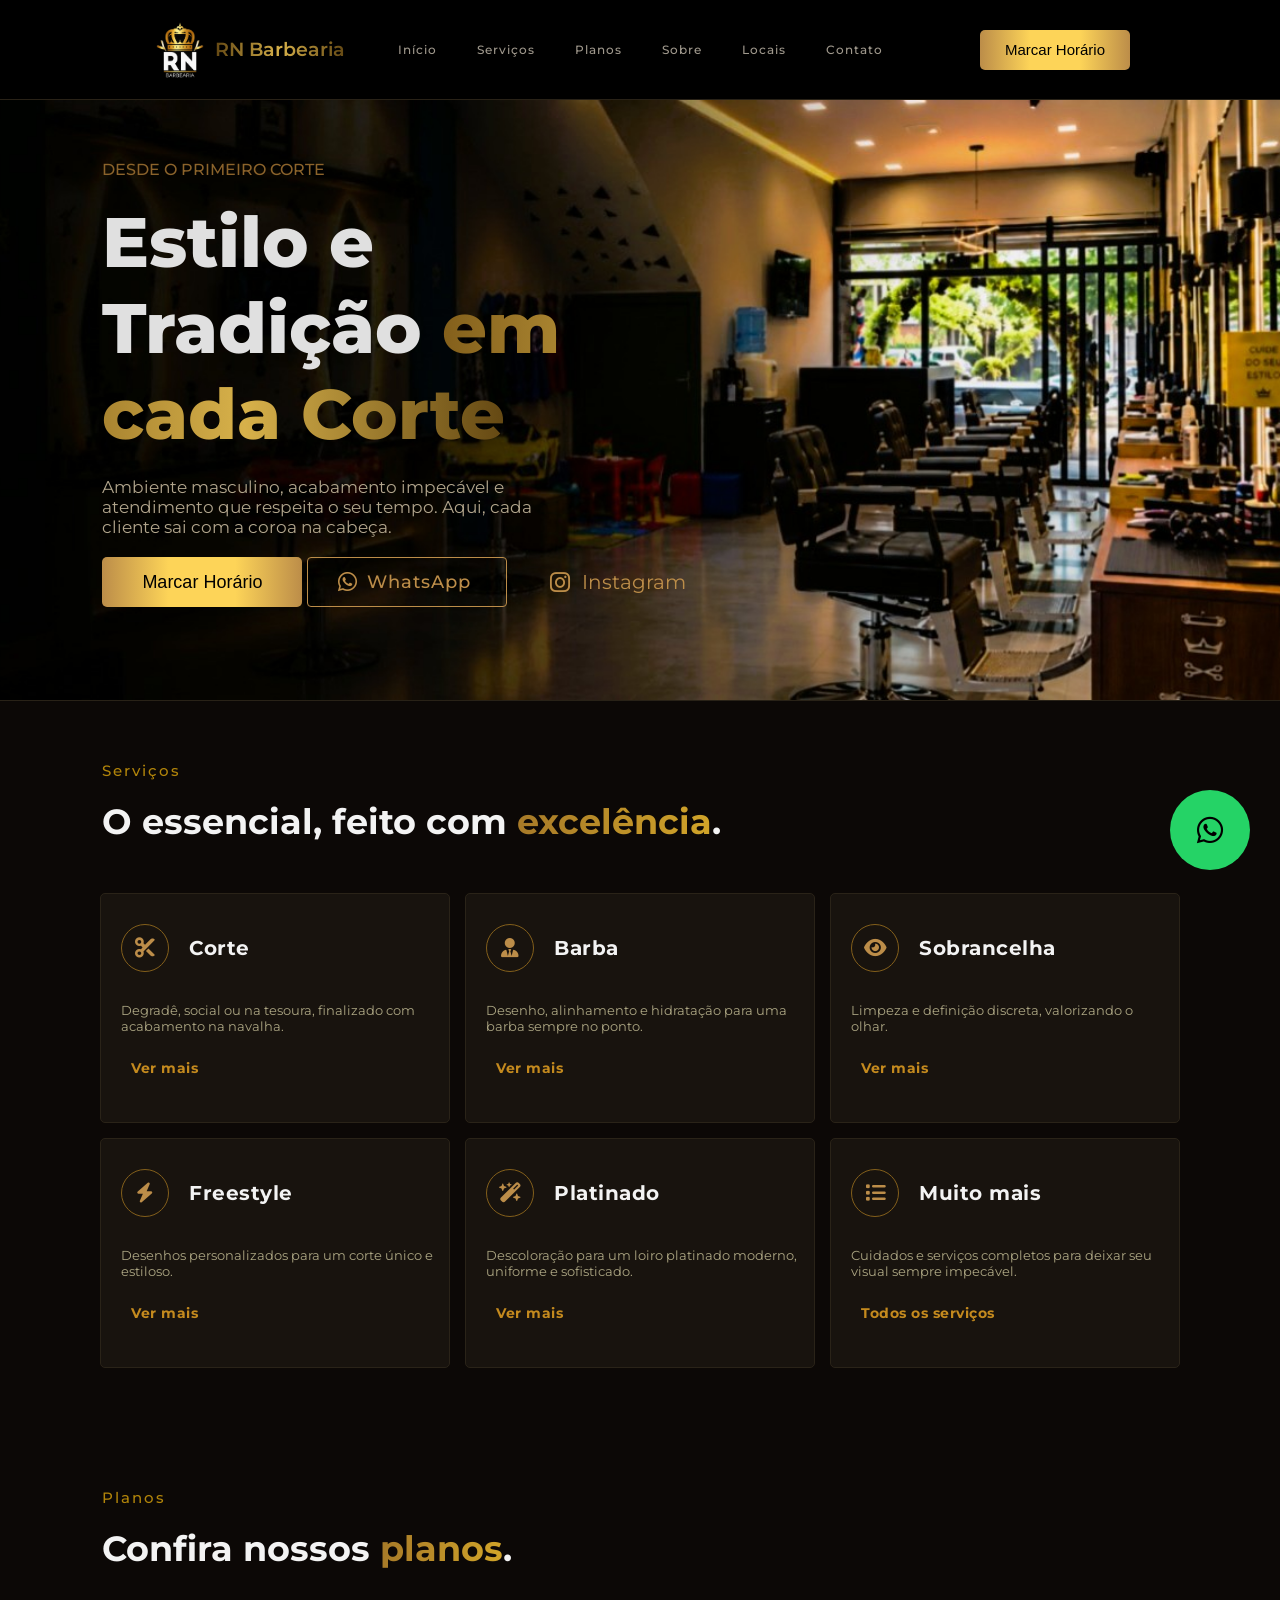
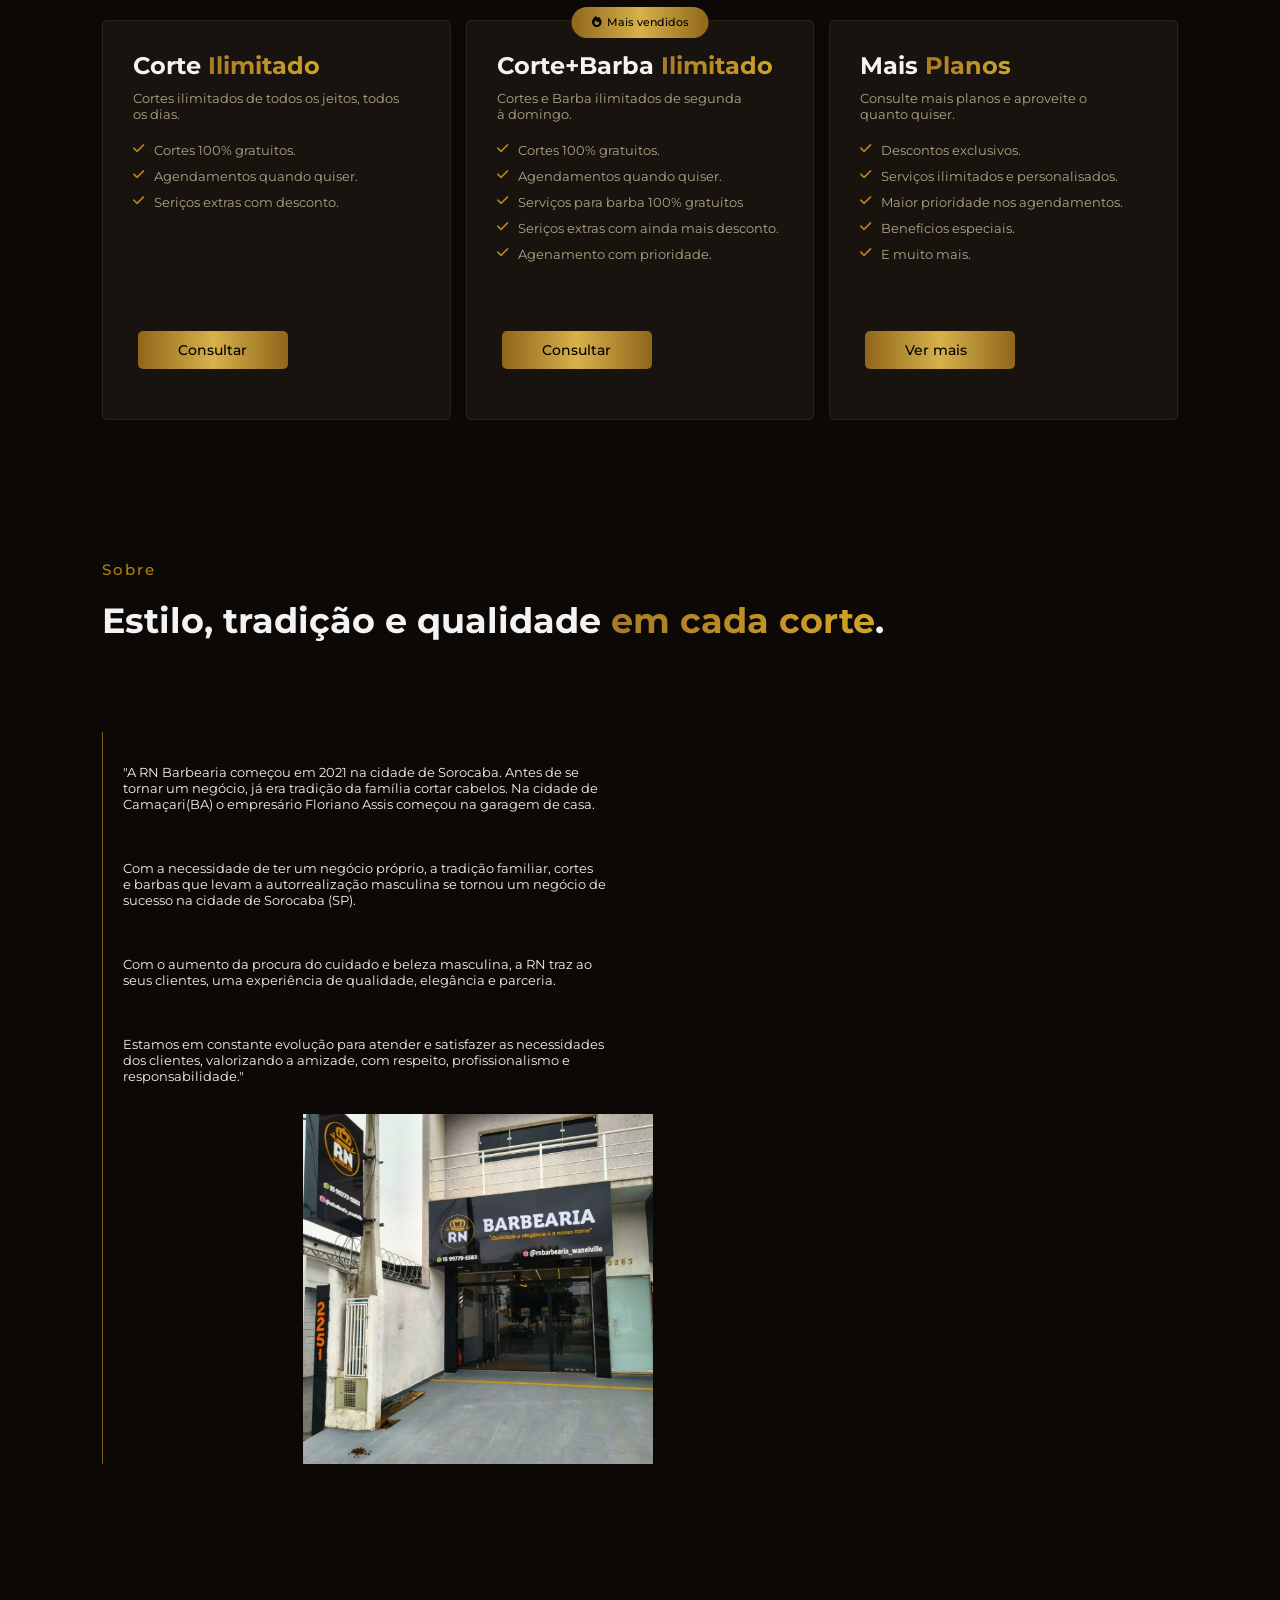
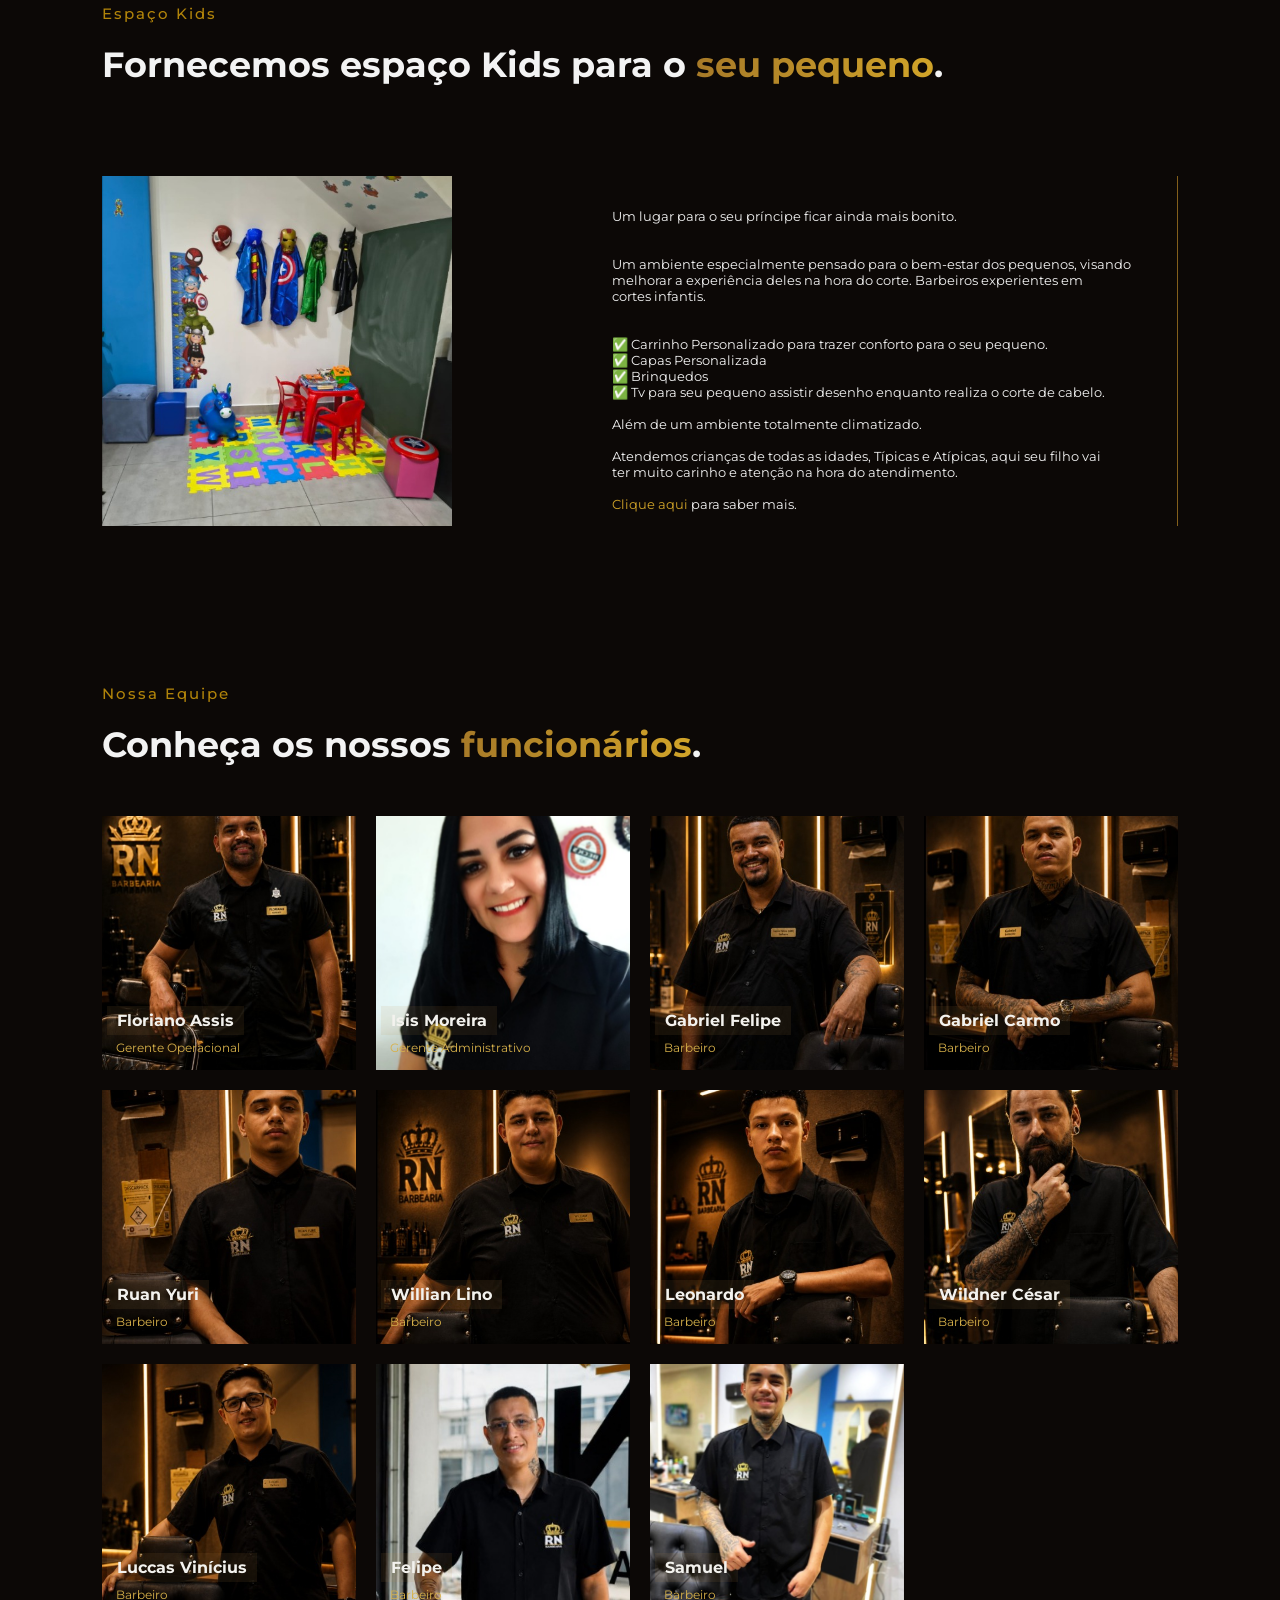
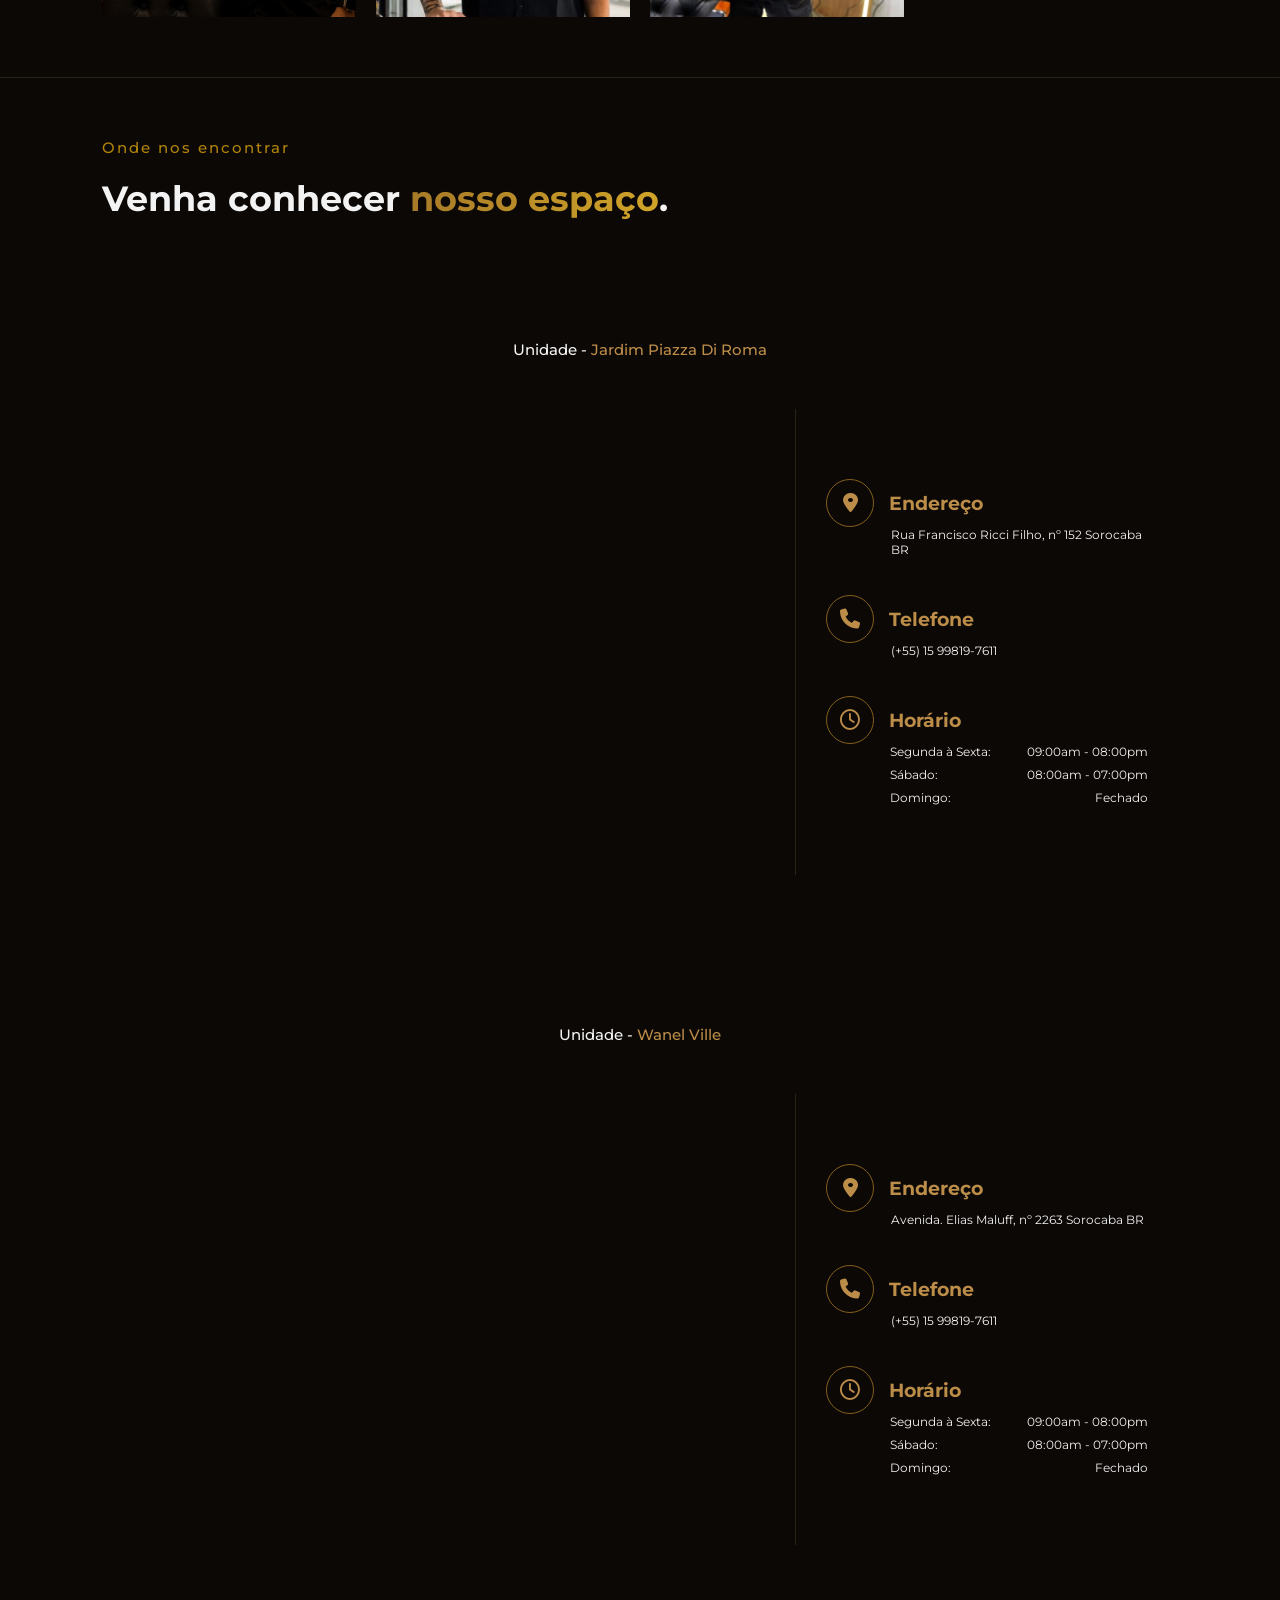
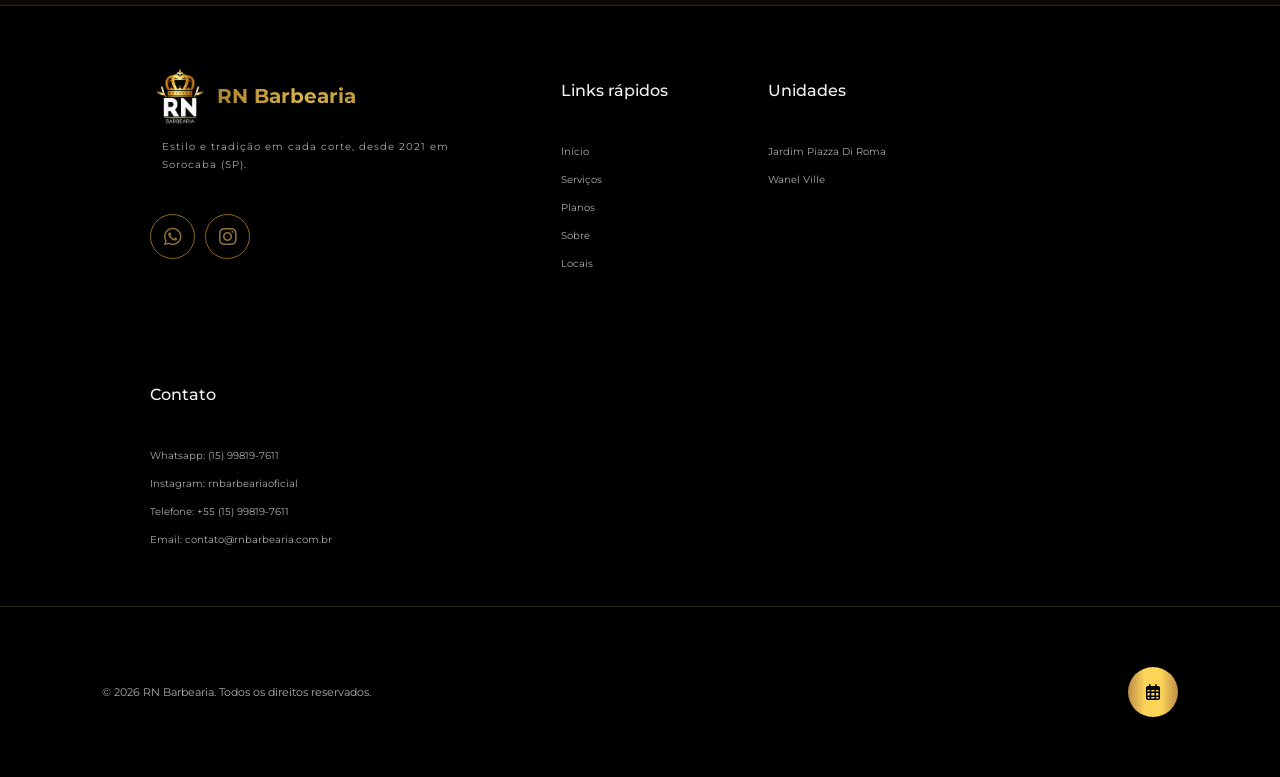
<file: index.html>
<!DOCTYPE html>
<html lang="en">
<head>
    <meta charset="UTF-8">
    <meta name="viewport" content="width=device-width, initial-scale=1.0">
    <title>RN Barbearia | Oficial</title>
    <link rel="stylesheet" href="./assets/css/main.css">
    <link rel="icon" type="image/png" href="./templates/images/logo.png">
</head>
<body>
<div>

</div>
<!-- LINLK DA fONTE MONTSERRAT-->
<link href="https://fonts.googleapis.com/css2?family=Montserrat:wght@300;400;500;600;700;800;900&display=swap" rel="stylesheet">
<link rel="stylesheet" href="https://cdnjs.cloudflare.com/ajax/libs/font-awesome/6.5.0/css/all.min.css">

<div class="fix-conteiner">
    <div class="cont-logo">
        <img class="logo" src="./templates/images/logo2.png"></img>
        <a href="./index.html" class="logo-desc">RN Barbearia</a>
    </div>

    <div class="topicos">
        <a id="inicio" href="#conteiner">Início</a>
        <a id="servicos" href="#conteiner2">Serviços</a>
        <a id="planos" href="#conteiner3">Planos</a>
        <a id="sobre" href="#conteiner4">Sobre</a>
        <a id="sobre" href="#conteiner7">Locais</a>
        <a id="contato" href="#conteiner-final">Contato</a>
    </div>

    <button>
        <span class="contact-txt">Marcar Horário</span>
    </button>

    <button id="menu-toggle" class="menu-toggle">
        <i class="fa-solid fa-bars"></i>
    </button>
</div>



<div id="menu-mobile">
    <a href="#conteiner">Inicio</a>
    <a href="#conteiner2">Serviços</a>
    <a href="#conteiner3">Planos</a>
    <a href="#conteiner4">Sobre</a>
    <a href="#conteiner7">Locais</a>
    <a href="#conteiner-final">Contato</a>
</div>



<div id="overlay"></div>
<div id="div-marc">
    <div class="x-btn">
        <h2>Marque seu horario</h2>
        <i class="fa-solid fa-x"></i>
    </div>
    <p>Preencha os dados e confirme — o agendamento segue<br> direto pelo WhatsApp.</p>
    <div class="div-input">
        <div class="input-name">
            <label>Nome</label>
            <input id="nome" placeholder="Seu nome">
        </div>
        <div class="input-tel">
            <label>Telefone</label>
            <input id="telefone" placeholder="(15) 99999-9999">
        </div>
    </div>

    <div class="div-select">
        <label>Serviço Desejado</label>
        <select id="Servico">
            <option value="" selected disabled>Selecione um serviço</option>

            <option>Somente o Bigode (R$ 25.00)</option>
            <option>Sobrancelhas (R$ 25,00)</option>
            <option>Selagem Capilar (A partir de R$100,00)</option>
            <option>Relaxamento (A partir de R$70,00)</option>
            <option>Progressiva (A partir de R$100,00)</option>
            <option>Platinado (A partir de R$200,00)</option>
            <option>Pigmentação do Cabelo (A partir de R$50,00)</option>
            <option>Pigmentação da Barba (A partir de R$50,00)</option>
            <option>Luzes (A partir de R$150,00)</option>
            <option>Limpeza de Pele (R$50,00)</option>
            <option>Lavagem e Finalização do Cabelo (R$5,00)</option>
            <option>Hidratação (A partir de R$30,00)</option>
            <option>Freestyle (A partir de R$10,00)</option>
            <option>Depilação de Nariz (R$20,00)</option>
            <option>Depilação de Orelha (R$20,00)</option>
            <option>Corte Raspado (R$45,00)</option>
            <option>Corte na Tesoura (R$65,00)</option>
            <option>Corta Mike (R$45,00)</option>
            <option>Corte Infantil Somente na Tesoura (R$65,00)</option>
            <option>Corte Infantil (R$55,00)</option>
            <option>Corte de Cabelo (R$50,00)</option>
            <option>Cor Fantasia (R$10,00)</option>
            <option>Barboterapia (R$65,00)</option>
            <option>Barba Express (R$30,00)</option>
            <option>Barba (R$50,00)</option>
            <option>Aparar pelo Sobrancelha (R$10,00)</option>
            <option>Aparar pelos do Nariz (R$10,00)</option>
            <option>Acabamento (R$25,00)</option>
        </select>
    </div>

    <div class="div-obs">
        <label>Observações (opcional)</label>
        <textarea id="obs" placeholder="Ex: gostaria de incluir lavagem capilar."></textarea>
    </div>

    <div class="div-time">
        <div class="div-data">
            <label>Data</label>
            <input id="data" type="text" inputmode="numeric" maxlength="10" placeholder="dd/mm/aaaa">
        </div>
        <div class="div-horario">
            <label>Horário</label>
            <input id="horario" type="text" inputmode="numeric" maxlength="5" placeholder="hh:mm">
        </div>
    </div>

    <a class="confirm-btn" id="confirmar">
        <span>Confirmar com Whatsapp</span>
    </a>
    </div>
</div>

<a class="wpp-fixed" href="https://wa.me/5515998197611" target="_blank">
    <i  class="fa-brands fa-whatsapp"></i>
</a>



<div id="conteiner">
    <p class="p-desde">DESDE O PRIMEIRO CORTE</p>
    <h1 class="h1-estilo">Estilo e<br>
    Tradição 
    <span class="span-desc">
    em<br>
    cada Corte
    </span>
    </h1>
    <p class="p-ambiente">Ambiente masculino, acabamento impecável e atendimento que
                          respeita o seu tempo. Aqui, cada cliente sai com a coroa na cabeça.</p>

    <div class="botoes">
        <div>
            <button class="marc-btn">
                <span class="marc-txt">Marcar Horário</span>
            </button>
        </div>

        <div class="social-div">
            <a class="wpp-btn" href="https://wa.me/5515998197611" target="_blank">
                <i class="fa-brands fa-whatsapp"></i>
                <span class="wpp-txt">WhatsApp</span>
            </a>

            <a class="insta-btn" href="https://www.instagram.com/rnbarbeariaoficial/" target="_blank">
                <i class="fa-brands fa-instagram"></i>
                <span>Instagram</span>
            </a>
        </div>
    </div>
</div>

</div>

<div id="conteiner2">
    <div class="service-div">
        <a href="./templates/service.html">Serviços</a>
        <p>O essencial, feito com <span>excelência</span>.</p>
    </div>

    <div class="div-cards">
        <div class="card1">
            <header class="card-head">
                <i class="fa-solid fa-scissors"></i>
                <h2>Corte</h2>
            </header>
            <p>Degradê, social ou na tesoura, finalizado com acabamento na navalha.</p>
            <a href="./templates/service.html#cortes">Ver mais</a>
        </div>

        <div class="card2">
            <header class="card-head">
                <i class="fa-solid fa-user-tie"></i>
                <h2>Barba</h2>
            </header>
            <p>Desenho, alinhamento e hidratação para uma<br> barba sempre no ponto.</p>
            <a href="./templates/service.html#barba">Ver mais</a>
        </div>

        <div class="card3">
            <header class="card-head">
                <i class="fa-solid fa-eye"></i>
                <h2>Sobrancelha</h2>
            </header>
            <p>Limpeza e definição discreta, valorizando o <br>olhar.</p>
            <a href="./templates/service.html#sobrancelha">Ver mais</a>
        </div>

        <div class="card4">
            <header class="card-head">
                <i class="fa-solid fa-bolt"></i>
                <h2>Freestyle</h2>
            </header>
            <p>Desenhos personalizados para um corte único e estiloso.</p>
            <a href="./templates/service.html#freestyle">Ver mais</a>
        </div>

        <div class="card5">
            <header class="card-head">
                <i class="fa-solid fa-wand-magic-sparkles"></i>
                <h2>Platinado</h2>
            </header>
            <p>Descoloração para um loiro platinado moderno, uniforme e sofisticado.</p>
            <a href="./templates/service.html#platinado">Ver mais</a>
        </div>

        <div class="card6">
            <header class="card-head">
                <i class="fa-solid fa-list"></i>
                <h2>Muito mais</h2>
            </header>
            <p>Cuidados e serviços completos para deixar seu visual sempre impecável.</p>
            <a href="https://cashbarber.com.br/rnbarbearia/inicio">Todos os serviços</a>
        </div>
    </div>
</div>

<div id="conteiner3">
    <div class="desc-planos">
        <a href="https://cashbarber.com.br/rnbarbearia/inicio/plano">Planos</a>
        <p>Confira nossos <span>planos</span>.</p>
    </div>

    <div class="card-planos">
        <div>
            <h2>Corte <span>Ilimitado</span></h2>
            <p>Cortes ilimitados de todos os jeitos, todos<br> os dias.</p>
            <ul>
                <li><i class="fa-solid fa-check"></i>Cortes 100% gratuitos.</li>
                <li><i class="fa-solid fa-check"></i>Agendamentos quando quiser.</li>
                <li><i class="fa-solid fa-check"></i>Seriços extras com desconto.</li>
            </ul>

            <a href="https://cashbarber.com.br/rnbarbearia/inicio/plano/29119/detalhes" class="planos-btn1">Consultar</a>
        </div>
        <div>

            <div class="destaque">
                <header>
                    <p><i class="fa-solid fa-fire"></i>Mais vendidos</p>
                </header>
            </div>

            <h2>Corte+Barba <span>Ilimitado</span></h2>
            <p>Cortes e Barba ilimitados de segunda<br> à domingo.</p>
            <ul>
                <li><i class="fa-solid fa-check"></i>Cortes 100% gratuitos.</li>
                <li><i class="fa-solid fa-check"></i>Agendamentos quando quiser.</li>
                <li><i class="fa-solid fa-check"></i>Serviços para barba 100% gratuitos</li>
                <li><i class="fa-solid fa-check"></i>Seriços extras com ainda mais desconto.</li>
                <li><i class="fa-solid fa-check"></i>Agenamento com prioridade.</li>
            </ul>

            <a href="https://cashbarber.com.br/rnbarbearia/inicio/plano/29123/detalhes" class="planos-btn">Consultar</a>
        </div>
        <div>
            <h2>Mais <span>Planos</span></h2>
            <p>Consulte mais planos e aproveite o <br>quanto quiser.</p>
            <ul>
                <li><i class="fa-solid fa-check"></i>Descontos exclusivos.</li>
                <li><i class="fa-solid fa-check"></i>Serviços ilimitados e personalisados.</li>
                <li><i class="fa-solid fa-check"></i>Maior prioridade nos agendamentos.</li>
                <li><i class="fa-solid fa-check"></i>Benefícios especiais.</li>
                <li><i class="fa-solid fa-check"></i>E muito mais.</li>
            </ul>

            <a href="https://cashbarber.com.br/rnbarbearia/inicio/plano" class="planos-btn">Ver mais</a>
        </div>
    </div>
</div>

<div id="conteiner4">
    <div class="init-sobre">
        <h1>Sobre</h1>
        <p>Estilo, tradição e qualidade <span>em cada corte</span>.</p>
    </div>
    
    <div class="desc-img">
        <p> 
            <br>
            <br>
            "A RN Barbearia começou em 2021 na cidade de Sorocaba. Antes de se <br>tornar 
            um negócio, já era tradição da família cortar cabelos. Na cidade de <br>
            Camaçari(BA) o empresário Floriano Assis começou na garagem de casa.
            <br>
            <br>
            <br>
            <br>
            Com a necessidade de ter um negócio próprio, a tradição familiar, cortes <br>
            e barbas que levam a autorrealização masculina se tornou um negócio de <br>
            sucesso na cidade de Sorocaba (SP).
            <br>
            <br>
            <br>
            <br>
            Com o aumento da procura do cuidado e beleza masculina, a RN traz ao <br>
            seus clientes, uma experiência de qualidade, elegância e parceria.
            <br>
            <br>
            <br>
            <br>
            Estamos em constante evolução para atender e satisfazer as necessidades <br>
            dos clientes, valorizando a amizade, com respeito, profissionalismo e <br>
            responsabilidade."
        </p>   
        <div class="img-sobre"></div>
    </div>
</div>


<div id="conteiner5">
    <div class="desc-kids">
        <h1>Espaço Kids</h1>
        <p>Fornecemos espaço Kids para o <span>seu pequeno</span>.</p>
    </div>

    <div class="desc-img-kids">
        <div class="div-kids"></div>
        <p>
            <br>
            <br>
            Um lugar para o seu príncipe ficar ainda mais bonito.
            <br>
            <br>
            <br>
            Um ambiente especialmente pensado para o bem-estar dos pequenos, visando <br>
            melhorar a experiência deles na hora do corte. Barbeiros experientes em <br>
            cortes infantis.
            <br>
            <br>
            <br>
            ✅ Carrinho Personalizado para trazer conforto para o seu pequeno.
            <br>
            ✅ Capas Personalizada
            <br>
            ✅ Brinquedos
            <br>
            ✅ Tv para seu pequeno assistir desenho enquanto realiza o corte de cabelo.
            <br>
            <br>
            Além de um ambiente totalmente climatizado.
            <br>
            <br>
            Atendemos crianças de todas as idades, Típicas e Atípicas, aqui seu filho vai <br>
            ter muito carinho e atenção na hora do atendimento.
            <br>
            <br>
            <a href="https://www.youtube.com/watch?v=v9XIw-GWVXA">Clique aqui</a> para saber mais.
        </p>
    </div>
</div>

<div id="conteiner6">
    <div class="pessoas-desc">
        <h1>Nossa Equipe</h1>
        <p>Conheça os nossos <span>funcionários</span>.</p>
    </div>

    <div class="fotos-funcionarios">
        <div class="card1">
            <h2>Floriano Assis</h2>
            <p>Gerente Operacional</p>
        </div>
        <div class="card2">
            <h2>Isis Moreira</h2>
            <p>Gerente Administrativo</p>
        </div>
        <div class="card3">
            <h2>Gabriel Felipe</h2>
            <p>Barbeiro</p>
        </div>
        <div class="card4">
            <h2>Gabriel Carmo</h2>
            <p>Barbeiro</p>
        </div>
        <div class="card5">
            <h2>Ruan Yuri</h2>
            <p>Barbeiro</p>
        </div>
        <div class="card6">
            <h2>Willian Lino</h2>
            <p>Barbeiro</p>
        </div>
        <div class="card7">
            <h2>Leonardo</h2>
            <p>Barbeiro</p>
        </div>
        <div class="card8">
            <h2>Wildner César</h2>
            <p>Barbeiro</p>
        </div>
        <div class="card9">
            <h2>Luccas Vinícius</h2>
            <p>Barbeiro</p>
        </div>
        <div class="card10">
            <h2>Felipe</h2>
            <p>Barbeiro</p>
        </div>
        <div class="card11">
            <h2>Samuel</h2>
            <p>Barbeiro</p>
        </div>
    </div>
</div>


<div id="conteiner7">
    <div class="conteiner7-desc">
        <h1>Onde nos encontrar</h1>
        <p>Venha conhecer <span>nosso espaço</span>.</p>
    </div>

    <div class="desc-piazza">
        <h2>Unidade - <span>Jardim Piazza Di Roma</span></h2>
    </div>

    <div class="mapa-piazza">
        <div class="iframe-wrapper">
            <iframe src="https://www.google.com/maps/embed?pb=!1m18!1m12!1m3!1d3658.6226596762776!2d-47.51782582559416!3d-23.51009717883505!2m3!1f0!2f0!3f0!3m2!1i1024!2i768!4f13.1!3m3!1m2!1s0x94c58b4ef8a6a3af%3A0x79b0f9ec4cc1ffb9!2sR.%20Francisco%20Ricci%20Filho%2C%20N%C2%B0%20152%20-%20Jardim%20Piazza%20Di%20Roma%2C%20Sorocaba%20-%20SP%2C%2018051-735!5e0!3m2!1spt-BR!2sbr!4v1790122749501!5m2!1spt-BR!2sbr" width="600" height="450" style="border-radius: 15px;" allowfullscreen="" loading="lazy" referrerpolicy="strict-origin-when-cross-origin"></iframe> 
        </div>
       <div class="desc-mapa-piazza">
            <header>
                <i class="fa-solid fa-location-dot"></i>
                <h3>Endereço</h3>
            </header>
                <p>Rua Francisco Ricci Filho, nº 152 Sorocaba BR</p>
            <br>
            <br>
            <header>
                <i class="fa-solid fa-phone"></i>
                <h3>Telefone</h3>
            </header>
                <p>(+55) 15 99819-7611</p>
            <br>
            <br>
            <header>
                <i class="fa-regular fa-clock"></i>
                <h3>Horário</h3>
            </header>
             <div class="p-horario"> 
                <ul class="p-horario">
                    <li><span>Segunda à Sexta:</span><span>09:00am - 08:00pm</span></li>
                    <li><span>Sábado:</span><span>08:00am - 07:00pm</span></li>
                    <li><span>Domingo:</span><span>Fechado</span></li>
                </ul>
            </div>
        </div>
    </div>

    <div class="desc-wanel">
        <h2>Unidade - <span>Wanel Ville</span></h2>
    </div>

    <div class="mapa-wanel">
        <div class="iframe-wrapper">
            <iframe src="https://www.google.com/maps/embed?pb=!1m18!1m12!1m3!1d3659.178031141956!2d-47.515169025595064!3d-23.490096178848848!2m3!1f0!2f0!3f0!3m2!1i1024!2i768!4f13.1!3m3!1m2!1s0x94c5f4b97ece60e1%3A0xf1133f4fbfb702f7!2sAv.%20Elias%20Maluf%2C%202263%20-%20Wanel%20Ville%2C%20Sorocaba%20-%20SP%2C%2018055-215!5e0!3m2!1spt-BR!2sbr!4v1790128398960!5m2!1spt-BR!2sbr" allowfullscreen="" loading="lazy" referrerpolicy="strict-origin-when-cross-origin"></iframe> 
        </div>
       <div class="desc-mapa-wanel">
            <header>
                <i class="fa-solid fa-location-dot"></i>
                <h3>Endereço</h3>
            </header>
                <p>Avenida. Elias Maluff, nº 2263 Sorocaba BR</p>
            <br>
            <br>
            <header>
                <i class="fa-solid fa-phone"></i>
                <h3>Telefone</h3>
            </header>
                <p>(+55) 15 99819-7611</p>
            <br>
            <br>
            <header>
                <i class="fa-regular fa-clock"></i>
                <h3>Horário</h3>
            </header>
            <div class="p-horario"> 
                <ul class="p-horario">
                    <li><span>Segunda à Sexta:</span><span>09:00am - 08:00pm</span></li>
                    <li><span>Sábado:</span><span>08:00am - 07:00pm</span></li>
                    <li><span>Domingo:</span><span>Fechado</span></li>
                </ul>
            </div>
        </div>
    </div>
</div>

<div id="conteiner-final">
    <div>
        <div class="rn-final">
            <img class="logo" src="./templates/images/logo2.png"></img>
            <h2>RN Barbearia</h2>
        </div>
        <p>Estilo e tradição em cada corte, desde 2021 em<br>
            Sorocaba (SP).</p>
        <div class="social-final">
            <a class="wpp-final" href="https://wa.me/5515998197611" target="_blank">
                <i  class="fa-brands fa-whatsapp"></i>
            </a>

            <a class="insta-final" href="https://www.instagram.com/rnbarbeariaoficial/" target="_blank">
                <i class="fa-brands fa-instagram"></i>
            </a>
        </div>
    </div>


    <div class="links-final">
        <div>
            <ul>
                <span>Links rápidos</span>

                <li><a id="inicio-final" href="#conteiner">Início</a></li>
                <li><a id="servicos-final" href="#conteiner2">Serviços</a></li>
                <li><a id="planos-final" href="#conteiner3">Planos</a></li>
                <li><a id="sobre-final" href="#conteiner4">Sobre</a></li>
                <li><a id="locais-final" href="#conteiner7">Locais</a></li>
            </ul>
        </div>
    </div>

    <div class="unidades-final">
        <div>
            <ul>
                <span>Unidades</span>

                <li>Jardim Piazza Di Roma</li>
                <li>Wanel Ville</li>
            </ul>
        </div>
    </div>

    <div class="contato-final">
        <div>
            <ul>
                <span>Contato</span>
                <li>Whatsapp:  (15) 99819-7611</li>
                <li>Instagram: rnbarbeariaoficial</li>
                <li>Telefone: +55 (15) 99819-7611</li>
                <li>Email: contato@rnbarbearia.com.br</li>
            </ul>
        </div>
    </div>
</div>

<div id="conteiner-max">
    <p>© 2026 RN Barbearia. Todos os direitos reservados.</p>
    <a class="final-btn marc-btn" id="abrir-marc" href="#"><i class="fa-regular fa-calendar-days"></i></a>
</div>

<script src="./assets/js/app.js"></script>
</body>
</html>
</file>
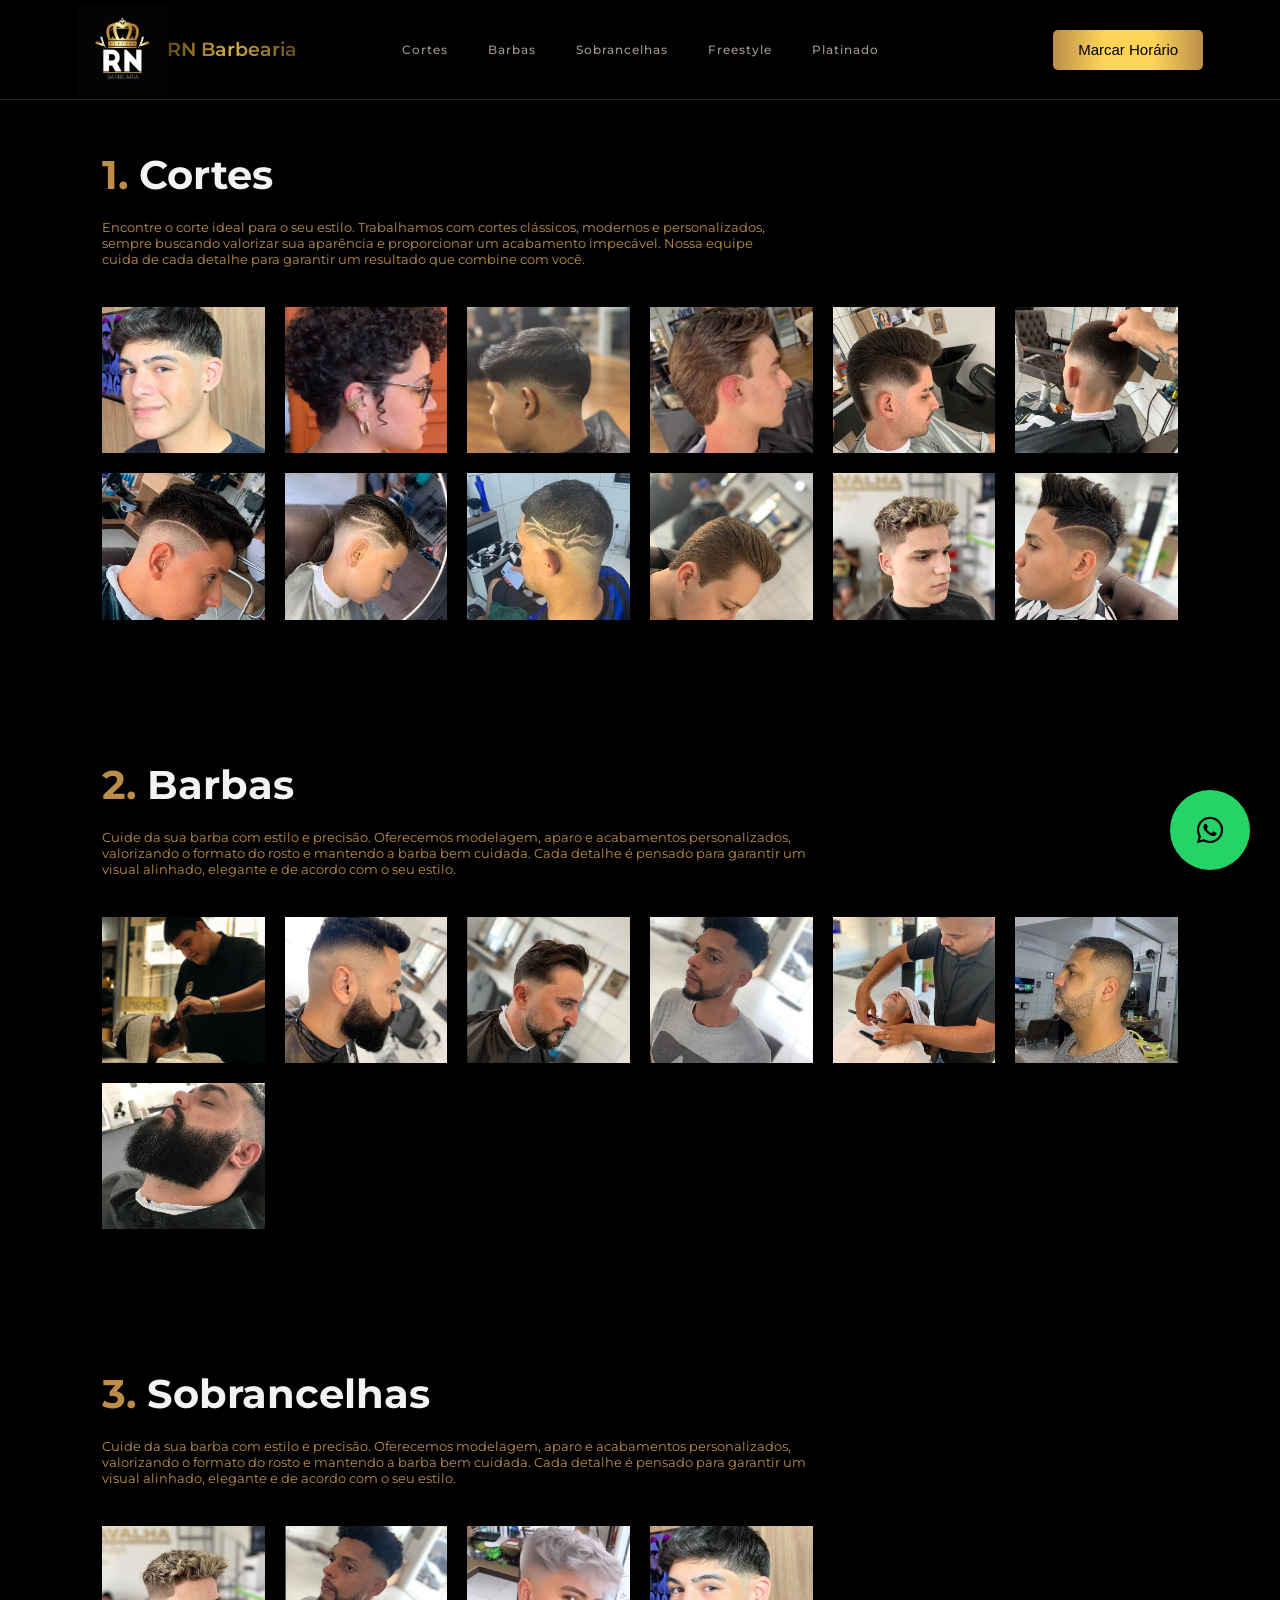
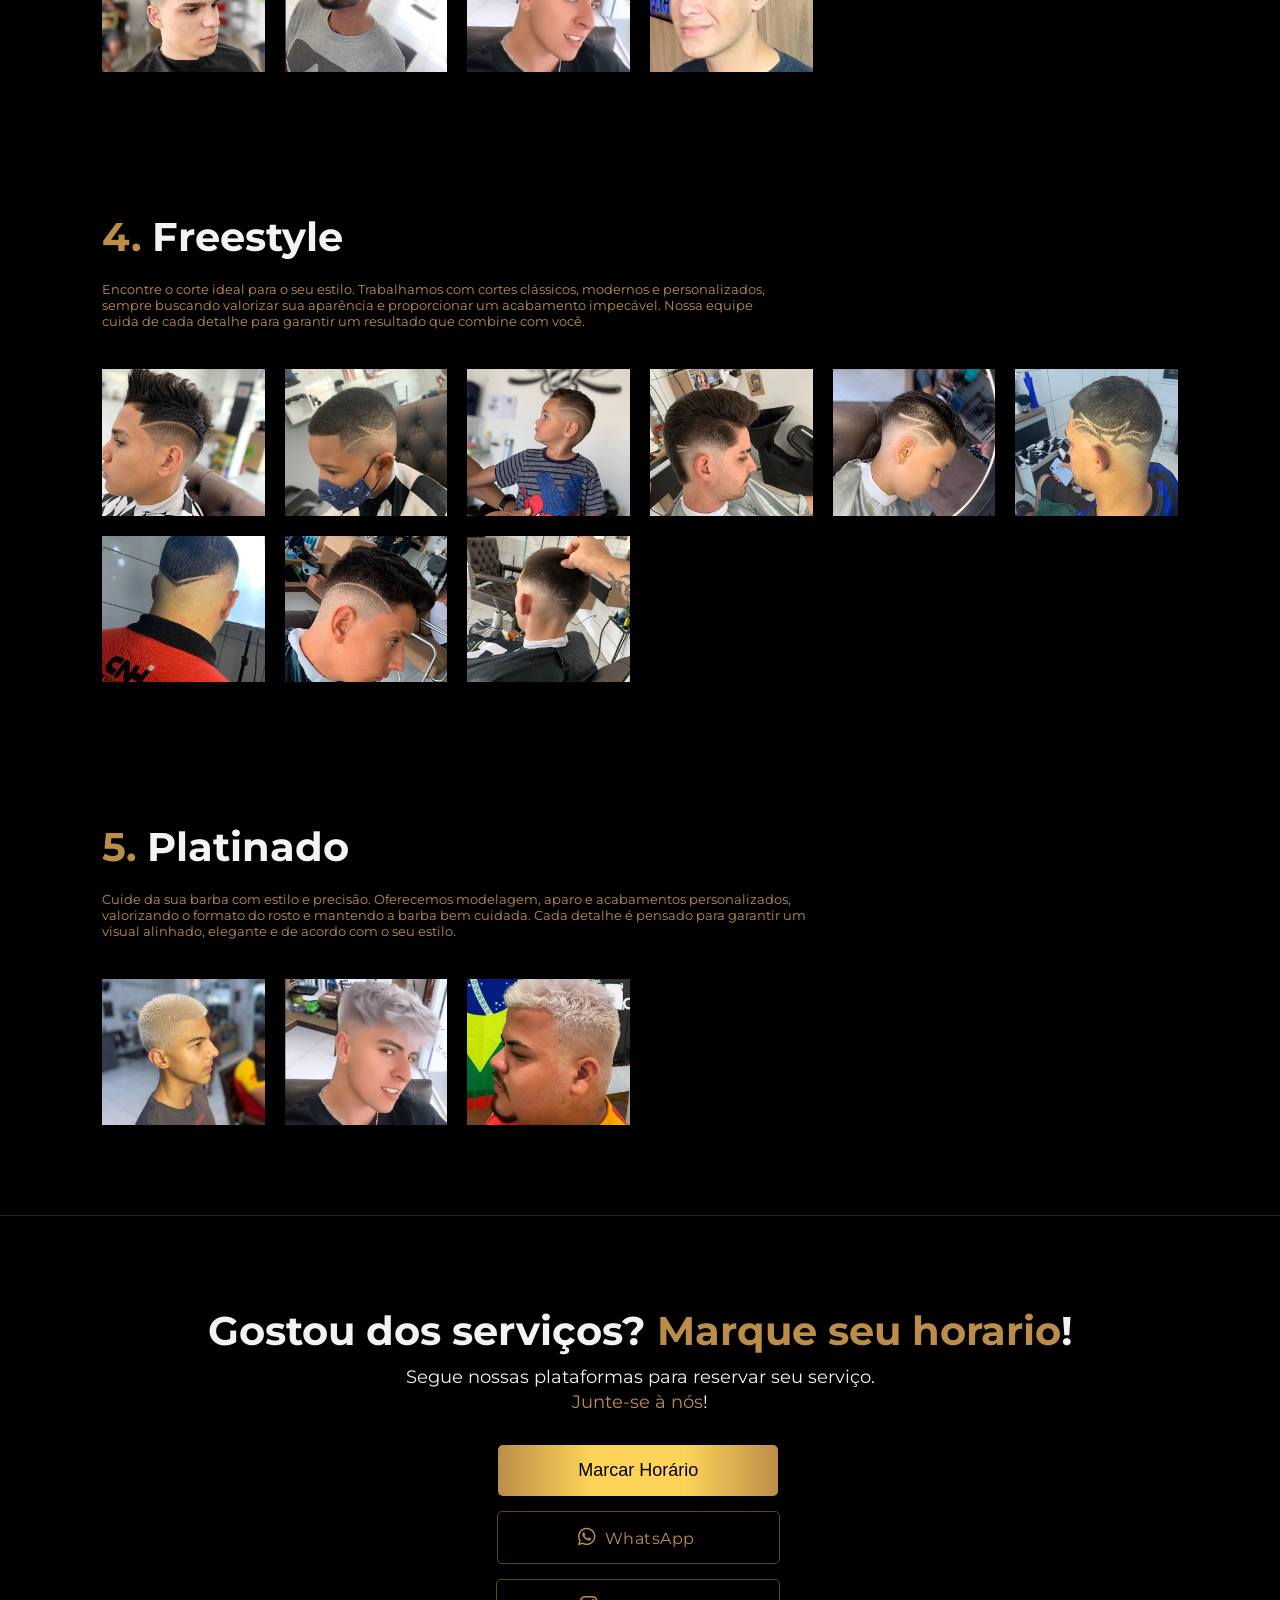
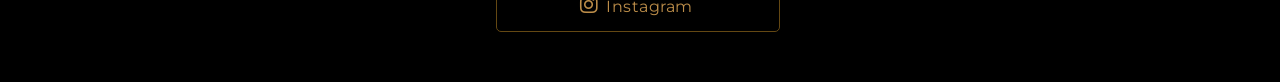
<file: templates/service.html>
<!DOCTYPE html>
<html lang="en">
<head>
    <meta charset="UTF-8">
    <meta name="viewport" content="width=device-width, initial-scale=1.0">
    <title>RN | Serviços</title>
    <link rel="stylesheet" href="/assets/css/service.css">
    <link rel="icon" href="/templates/images/logo.png">
</head>
<body>
<div>

</div>
<!-- LINLK DA fONTE MONTSERRAT-->
<link href="https://fonts.googleapis.com/css2?family=Montserrat:wght@300;400;500;600;700;800;900&display=swap" rel="stylesheet">
<link rel="stylesheet" href="https://cdnjs.cloudflare.com/ajax/libs/font-awesome/6.5.0/css/all.min.css">

<div class="fix-conteiner">

    <div class="cont-logo">
        <img class="logo" src="/templates/images/logo.png"></img>
        <a class="logo-desc" href="/index.html#conteiner2">RN Barbearia</a>
    </div>

    <div class="topicos">
        <a id="inicio" href="#cortes">Cortes</a>
        <a id="servicos" href="#barba">Barbas</a>
        <a id="locais" href="#sobrancelha">Sobrancelhas</a>
        <a id="sobre" href="#freestyle">Freestyle</a>
        <a id="contato" href="#platinado">Platinado</a>
    </div>

    <button>
        <span class="contact-txt">Marcar Horário</span>
    </button>

    <button id="menu-toggle" class="menu-toggle">
        <i class="fa-solid fa-bars"></i>
    </button>


    <div id="menu-mobile">
        <a href="#cortes">Cortes</a>
        <a href="#barba">Barba</a>
        <a href="#sobrancelha">Sobrancelhas</a>
        <a href="#freestyle">Freestyle</a>
        <a href="#platinado">Platinado</a>
    </div>
</div>

<div id="overlay"></div>
<div id="div-marc">
    <div class="x-btn">
        <h2>Marque seu horario</h2>
        <i class="fa-solid fa-x"></i>
    </div>
    <p>Preencha os dados e confirme — o agendamento segue<br> direto pelo WhatsApp.</p>
    <div class="div-input">
        <div class="input-name">
            <label>Nome</label>
            <input id="nome" placeholder="Seu nome">
        </div>
        <div class="input-tel">
            <label>Telefone</label>
            <input id="telefone" placeholder="(15) 99999-9999">
        </div>
    </div>

    <div class="div-select">
        <label>Serviço Desejado</label>
        <select id="Servico">
            <option value="" selected disabled>Selecione um serviço</option>

            <option>Somente o Bigode (R$ 25.00)</option>
            <option>Sobrancelhas (R$ 25,00)</option>
            <option>Selagem Capilar (A partir de R$100,00)</option>
            <option>Relaxamento (A partir de R$70,00)</option>
            <option>Progressiva (A partir de R$100,00)</option>
            <option>Platinado (A partir de R$200,00)</option>
            <option>Pigmentação do Cabelo (A partir de R$50,00)</option>
            <option>Pigmentação da Barba (A partir de R$50,00)</option>
            <option>Luzes (A partir de R$150,00)</option>
            <option>Limpeza de Pele (R$50,00)</option>
            <option>Lavagem e Finalização do Cabelo (R$5,00)</option>
            <option>Hidratação (A partir de R$30,00)</option>
            <option>Freestyle (A partir de R$10,00)</option>
            <option>Depilação de Nariz (R$20,00)</option>
            <option>Depilação de Orelha (R$20,00)</option>
            <option>Corte Raspado (R$45,00)</option>
            <option>Corte na Tesoura (R$65,00)</option>
            <option>Corta Mike (R$45,00)</option>
            <option>Corte Infantil Somente na Tesoura (R$65,00)</option>
            <option>Corte Infantil (R$55,00)</option>
            <option>Corte de Cabelo (R$50,00)</option>
            <option>Cor Fantasia (R$10,00)</option>
            <option>Barboterapia (R$65,00)</option>
            <option>Barba Express (R$30,00)</option>
            <option>Barba (R$50,00)</option>
            <option>Aparar pelo Sobrancelha (R$10,00)</option>
            <option>Aparar pelos do Nariz (R$10,00)</option>
            <option>Acabamento (R$25,00)</option>
        </select>
    </div>

    <div class="div-time">
        <div class="div-data">
            <label>Data</label>
            <input id="data" type="text" inputmode="numeric" maxlength="10" placeholder="dd/mm/aaaa">
        </div>
        <div class="div-horario">
            <label>Horário</label>
            <input id="horario" type="text" inputmode="numeric" maxlength="5" placeholder="hh:mm">
        </div>
    </div>

    <a class="confirm-btn" id="confirmar">
        <span>Confirmar com Whatsapp</span>
    </a>
</div>

<a class="wpp-fixed" href="https://wa.me/5515998197611" target="_blank">
    <i  class="fa-brands fa-whatsapp"></i>
</a>

<div id="cortes">
    <h1><span>1.</span> Cortes</h1>
    <p>Encontre o corte ideal para o seu estilo. Trabalhamos com cortes clássicos, modernos e personalizados,<br>
    sempre buscando valorizar sua aparência e proporcionar um acabamento impecável. Nossa equipe<br>
    cuida de cada detalhe para garantir um resultado que combine com você.</p>
    <div class="div-corte">
        <div class="img-cortes1"></div>
        <div class="img-cortes2"></div>
        <div class="img-cortes3"></div>
        <div class="img-cortes4"></div>
        <div class="img-cortes5"></div>
        <div class="img-cortes6"></div>
        <div class="img-cortes7"></div>
        <div class="img-cortes8"></div>
        <div class="img-cortes9"></div>
        <div class="img-cortes10"></div>
        <div class="img-cortes11"></div>
        <div class="img-cortes12"></div>
    </div>
</div>

<div id="barba">
    <h1><span>2.</span> Barbas</h1>
    <p>Cuide da sua barba com estilo e precisão. Oferecemos modelagem, aparo e acabamentos personalizados,<br>
    valorizando o formato do rosto e mantendo a barba bem cuidada. Cada detalhe é pensado para garantir um<br>
    visual alinhado, elegante e de acordo com o seu estilo.</p>
    <div class="div-barba">
        <div class="img-barba1"></div>
        <div class="img-barba2"></div>
        <div class="img-barba3"></div>
        <div class="img-barba4"></div>
        <div class="img-barba5"></div>
        <div class="img-barba6"></div>
        <div class="img-barba7"></div>
    </div>
</div>

<div id="sobrancelha">
    <h1><span>3.</span> Sobrancelhas</h1>
    <p>Cuide da sua barba com estilo e precisão. Oferecemos modelagem, aparo e acabamentos personalizados,<br>
    valorizando o formato do rosto e mantendo a barba bem cuidada. Cada detalhe é pensado para garantir um<br>
    visual alinhado, elegante e de acordo com o seu estilo.</p>
    <div class="div-sobrancelha">
        <div class="img-sobrancelha1"></div>
        <div class="img-sobrancelha2"></div>
        <div class="img-sobrancelha3"></div>
        <div class="img-sobrancelha4"></div>
    </div>
</div>

<div id="freestyle">
    <h1><span>4.</span> Freestyle</h1>
    <p>Encontre o corte ideal para o seu estilo. Trabalhamos com cortes clássicos, modernos e personalizados,<br>
    sempre buscando valorizar sua aparência e proporcionar um acabamento impecável. Nossa equipe<br>
    cuida de cada detalhe para garantir um resultado que combine com você.</p>
    <div class="div-freestyle">
        <div class="img-freestyle1"></div>
        <div class="img-freestyle2"></div>
        <div class="img-freestyle3"></div>
        <div class="img-freestyle4"></div>
        <div class="img-freestyle5"></div>
        <div class="img-freestyle6"></div>
        <div class="img-freestyle7"></div>
        <div class="img-freestyle8"></div>
        <div class="img-freestyle9"></div>
        <div class="img-freestyle10"></div>
        <div class="img-freestyle11"></div>
        <div class="img-freestyle12"></div>
    </div>
</div>


<div id="platinado">
    <h1><span>5.</span> Platinado</h1>
    <p>Cuide da sua barba com estilo e precisão. Oferecemos modelagem, aparo e acabamentos personalizados,<br>
    valorizando o formato do rosto e mantendo a barba bem cuidada. Cada detalhe é pensado para garantir um<br>
    visual alinhado, elegante e de acordo com o seu estilo.</p>
    <div class="div-platinado">
        <div class="img-platinado1"></div>
        <div class="img-platinado2"></div>
        <div class="img-platinado3"></div>
    </div>
</div>

<div id="mais">
    <div>
        <h1>Gostou dos serviços? <span class="marc">Marque seu horario</span>!</h1>
        <p>Segue nossas plataformas para reservar seu serviço.<br>
        <span class="junte">Junte-se à nós</span>!</p>
    </div>

    <div class="botoes">
        <div>
            <button class="marc-btn">
                <span class="marc-txt">Marcar Horário</span>
            </button>
        </div>

        <div class="social-div">
            <a class="wpp-btn" href="https://wa.me/5515998197611" target="_blank">
                <i class="fa-brands fa-whatsapp"></i>
                <span class="wpp-txt">WhatsApp</span>
            </a>

            <a class="insta-btn" href="https://www.instagram.com/rnbarbeariaoficial/" target="_blank">
                <i class="fa-brands fa-instagram"></i>
                <span class="insta-txt">Instagram</span>
            </a>
        </div>
    </div>
</div>



<script src="/assets/js/service.js"></script>
</body>
</html>
</file>
<file: assets/css/main.css>
* {
    margin: 0;
    padding: 0;
    box-sizing: border-box;
}

body {
    width: 100%;
    background: #000;
    font-family: 'Montserrat', sans-serif;
    overflow-x: hidden;
}

html {
  scroll-behavior: smooth;
}

.fix-conteiner {
    position: sticky;
    top: 0;
    display: flex;
    align-items: center;
    justify-content: space-between;
    padding: 0 150px;
    background: rgba(0, 0, 0, .90);
    backdrop-filter: blur(3px);
    -webkit-backdrop-filter: blur(10px);
    border-bottom: 0.5px solid #292217;
    width: 100%;
    height: 100px;
    z-index: 9999;
}

.cont-logo {
    display:flex;
    align-items: center;
    gap: 5px
}

.logo {
    width: 60px;
    height: 60px;
}

.logo-desc {
    font-size: 19px;
    font-weight: 600;
    background: linear-gradient(to right, #644813, #D7B14A, #644813);
    -webkit-background-clip: text;
    background-clip: text;
    -webkit-text-fill-color: transparent;
    color: transparent; 
    text-decoration: none;
}

.topicos {
    display: flex;
    position: absolute;
    left: 50%;
    transform: translate(-50%);
    color: #A0998D;
    gap: 40px;
    cursor: pointer;
    font-weight: 500;
    font-size: 12px;
}

.topicos a {
    text-decoration: none;
    color: inherit;
    letter-spacing: 1px;
    transition: 0.2s
}

#inicio:hover,
#servicos:hover,
#planos:hover,
#sobre:hover,
#contato:hover {
    transform: translateY(-3px);
    color: #BC8D49;

}



.fix-conteiner button {
    width: 150px;
    height: 40px;
    background: linear-gradient(to right,#BC8D49, #FDD458, #FDD458, #BC8D49);
    border: none;
    border-radius: 5px;
    cursor: pointer;
}

.fix-conteiner button:hover {
    background: linear-gradient(to right,#e29f40, #ffda69, #ffda69, #e29f40);
}

.contact-txt {
    font-size: 15px;
    font-weight: 500;
}

#overlay {
    position: fixed;
    inset: 0;
    
    background: rgba(0, 0, 0, 0.55);
    backdrop-filter: blur(3px);
    -webkit-backdrop-filter: blur(3px);

    opacity: 0;
    visibility: hidden;

    z-index: 9;

    transition:
        opacity 0.3s ease,
        visibility 0.3s ease;
}

#overlay.aberto {
    opacity: 1;
    visibility: visible;
}

#div-marc {
    opacity: 0;
    visibility: hidden;
    transform: scale(0.85);
    width: 400px;
    max-width: calc(100vw - 40px);
    height: 510px;
    max-height: 90vh;
    overflow-y: auto;
    position: fixed;
    top: 58%;
    left: 50%;
    margin: 0;
    transform: translate(-50%, -50%) scale(0.85);
    background: #18130E;
    border: 1px solid #292217;
    border-radius: 5px;
    z-index: 10;
    transition: opacity 0.25s ease,
                transform 0.2s ease,
                visibility 0.2s;
}

#div-marc.aberto {
    opacity: 1;
    visibility: visible;
    transform: translate(-50%, -50%) scale(1);
}

#div-marc h2 {
    margin-top: 20px;
    margin-left: 20px;
    background: linear-gradient(to right, #8f661a, #D7B14A, #8f661a);
    -webkit-background-clip: text;
    background-clip: text;
    -webkit-text-fill-color: transparent;
    color: transparent;
    font-weight: 700;
    font-size: 20px;
}

#div-marc p {
    margin-top: 10px;
    margin-left: 20px;
    color: #c7c4c4;
    font-size: 12px;
}

.x-btn {
    display: flex;
    gap: 130px
}

.x-btn i {
    display: flex;
    justify-content: center;
    align-items: center;
    margin-top: 17px;
    color: rgb(187, 180, 180);
    font-size: 13px;
    cursor: pointer;
    width: 27px;
    height: 27px;
}

.x-btn i:hover {   
    border: 1px solid #644813
}

.div-input {
    margin-top: 20px;
    margin-left: 20px;
    flex-direction: column;
    display: flex;
    gap: 10px
}

.input-name,
.input-tel {
    display: flex;
    flex-direction: column;
    width: 360px;
    gap: 5px;
}

.input-name input,
.input-tel input {
    padding: 10px 10px;
    background: transparent;
    border: 1px solid #42351c;
    border-radius: 5px;
    color: #f3f3f3
}

.input-name input:focus,
.input-tel input:focus {
    border: 1px solid #db9512;
    outline: none
}

.input-name label,
.input-tel label {
    color: #f3f3f3;
    font-size: 12px;
}

.div-obs {
    font-family: 'Montserrat', sans-serif;
    display: flex;
    flex-direction: column;
    margin-top: 10px;
    margin-left: 20px;
    gap: 10px
}

.div-obs label {
    color: #f3f3f3;
    font-size: 12px;
}

.div-obs textarea {
    padding: 5px 10px;
    width: 360px;
    background: transparent;
    border: 1px solid #42351c;
    border-radius: 5px;
    color: #f3f3f3;
    resize: none;
}

.div-obs textarea::placeholder {
    font-family: "Montserrat", sans-serif;
    font-size: 13px;
}

.div-obs textarea:focus {
    border: 1px solid #db9512;
    outline: none
}


.campo-erro {
    border: 1px solid #c0392b !important;
}

.div-select {
    display: flex;
    flex-direction: column;
    margin-top: 10px;
    margin-left:20px;
    gap: 5px
}

.div-select label {
    color: #f3f3f3;
    font-size: 12px;

}

.div-select select {
    padding: 10px;
    width: 360px;
    background: transparent;
    border: 1px solid #42351c;
    border-radius: 5px;
    outline: none;
    color: #f3f3f3;
    font-size: 13px;
    scrollbar-width: thin;
    scrollbar-color: #42351c;
}


.div-select select:focus {
    border: 1px solid #db9512;
    outline: none
}

.div-select option {
    background: #18130E;
}

.div-time {
    display: flex;
    margin-top: 10px;
    margin-left: 20px;
    width: 360px;
    gap: 10px
}

.div-data,
.div-horario {
    display: flex;
    flex-direction: column;
    gap: 5px
}

.div-data label,
.div-horario label {
    color: #f3f3f3;
    font-size: 12px;
}

.div-data input,
.div-horario input {
    padding: 10px 10px;
    background: transparent;
    border: 1px solid #42351c;
    color: #f3f3f3;
    border-radius: 5px;
    width: 175px;
}

.div-data input:focus,
.div-horario input:focus {
    border: 1px solid #db9512;
    outline: none;
}

.confirm-btn {
    display: flex;
    justify-content: center;
    align-items: center;
    background: linear-gradient(to right, #8f661a, #D7B14A, #8f661a);
    width: 360px;
    height: 40px;
    margin-top: 15px;
    margin-left: 20px;
    border: none;
    border-radius: 5px;
    cursor:pointer;
    transition: 0.1s;
    text-decoration: none;
}


.confirm-btn span {
    font-size: 14px;
    font-weight: 500;
    color:#000
}

.wpp-fixed {
    display: flex;
    justify-content: center;
    align-items: center;
    position: fixed;
    bottom: 30px;
    right: 30px;
    width: 80px;
    height: 80px;
    background: #25d366;
    border: none;
    transition: 0.2s;
    border-radius: 50%;
    cursor: pointer;
    text-decoration: none;
    z-index: 9999
}

.wpp-fixed:hover {
    transform: scale(1.1);
}

.wpp-fixed i {
    font-size: 30px;
    color: black
}

#conteiner {
    background-image: url("/templates/images/img-fundo-rn.jpeg");
    background-size: cover;
    background-position: center;
    background-repeat: no-repeat;
    padding: 60px clamp(20px, 8vw, 200px);
    width: 100%;
    min-height: 600px;
    backface-visibility: 40%;
    color: #e0e0e0
}

.p-desde,
.h1-estilo,
.p-ambiente,
.botoes {
    margin-bottom: 20px;
    position: static;
    top: auto;
    left: auto
}

.p-desde {
    color: #8b632b;
    font-weight: 500;
}


.h1-estilo {
    font-size: 70px;
    font-weight: 800;
}

.span-desc {
    background: linear-gradient(to right, #835f1b, #D7B14A, #644813);
    -webkit-background-clip: text;
    background-clip: text;
    -webkit-text-fill-color: transparent;
    color: transparent; 
}

.p-ambiente {
    color: #b1a58c;
    font-size: 17px;
    max-width: 480px;
}

.botoes {
    display: flex;
    align-items: center;
    gap: 5px;
    background: transparent;
}


.social-div {
    display: flex;
    align-items: center;
    gap: 5px;
}

.marc-btn,
.wpp-btn {
    width: 200px;
    height: 50px;
    border-radius: 5px;
    cursor: pointer;
}

.marc-btn {
    background: linear-gradient(to right,#BC8D49, #FDD458, #FDD458, #BC8D49);
    border: none;
}

.marc-btn:hover {
    background: linear-gradient(to right,#e29f40, #ffda69, #ffda69, #e29f40);
}

.marc-txt {
    font-size: 18px;
    font-weight: 500;
}


.wpp-btn {
    display: flex;
    align-items: center;
    gap: 20px;
    border: 1px solid #BC8D49;
    border-radius: 4px;
    background: transparent;
    text-decoration: none;
    cursor: pointer;
}

.wpp-btn i {
    position: relative;
    left: 30px;
    font-size: 22px; 
    color: #BC8D49;
    padding: 0px
}

.wpp-btn .wpp-txt {
    font-family: 'Montserrat', sans-serif; 
    font-size: 18px;
    font-weight: 500;
    letter-spacing: 0.05em;
    color: #BC8D49;
    position: relative;
    left: 20px
}

.wpp-btn:hover {
    border: 1px solid #e29f40;
    background: rgba(188, 141, 73, 0.1)
    
}

.insta-btn {
    display: flex;
    align-items: center;
    justify-content: center;
    width: 200px;
    height: 50px;
    border-radius: 5px;
    text-decoration: none;
    cursor: pointer;
}

.insta-btn i {
    font-size: 23px;
    color: #BC8D49;
    padding: 12px
}

.insta-btn:hover {
    background: rgba(188, 141, 73, 0.1);
}

.insta-btn span {
    color: #BC8D49;
    font-size: 20px;
    text-decoration: none;
}

#conteiner2 {
    box-sizing: border-box;
    width: 100%;
    min-height: 670px;
    background: #0c0806;
    padding: 60px clamp(20px, 8vw, 200px);
    background: #0C0806;
    border-top: 1px solid #292217
}

.service-div {
    display: flex;
    flex-direction: column;
    gap: 20px
}

.service-div a {
    font-size: 15px;
    font-weight: 500;
    color: #b1840a;
    letter-spacing: 2px;
    text-decoration: none;
    cursor: pointer;
}

.service-div p {
    color: #f3f3f3;
    font-size: 35px;
    font-weight: 700;
}

.service-div span {
    background: linear-gradient(to right, #a77a28, #d1a429);
    -webkit-background-clip: text;
    background-clip: text;
    -webkit-text-fill-color: transparent;
    color: transparent; 
}

.div-cards {
    display: grid;
    justify-content: center;
    grid-template-columns: repeat(3,1fr);
    margin: 50px auto 0;
    width: 100%;
    max-width: 800px;
    gap: 15px;
}

.card-head {
    display: flex;
    align-items: center;
    margin: 0px 0px 0;
}


.div-cards i {
    display: flex;
    align-items: center;
    justify-content: center;
    width: 48px;
    height: 48px;
    margin: 30px 20px 0;
    border: 1px solid #835f1b;
    border-radius: 50%;
    font-size: 20px;
    color: #BC8D49;
}

.div-cards div {
    width: 350px;
    min-height: 230px;
    background: #18130E;
    border: 1px solid #2A2318;
    border-radius: 5px;
    transition: 0.3s
}

.div-cards div:hover {
    background: transparent;
    border: 1px solid #835f1b
}

.div-cards h2 {
    margin-top: 30px;
    margin-left: 0px;
    color: #f3f3f3;
    font-weight: 700;
    font-size: 20px;
    letter-spacing: 0.5px;
}

.div-cards p {
    margin-top: 30px;
    margin-left: 20px;
    font-size: 13px;
    color: #aca683;
    
}

.div-cards a {
    display: inline-block;
    margin-left: 20px;
    margin-top: 20px;
    padding: 5px 10px;
    color: #c48a1e;
    cursor: pointer;
    border-radius: 5px;
    text-decoration: none;
    letter-spacing: 0.5px;
    font-weight: 700;
    font-size: 14px;
}

.div-cards a:hover {
    background: rgba(188, 141, 73, 0.1);
}

#conteiner3 {
    padding: 60px clamp(20px, 8vw, 200px);
    width: 100%;
    min-height: 600px;
    background: #0C0806;
}

.desc-planos {
    display: flex;
    flex-direction: column;
    gap: 20px
}

.desc-planos a {
    font-size: 15px;
    font-weight: 500;
    color: #b1840a;
    letter-spacing: 2px;
    text-decoration: none;
    cursor: pointer;
}

.desc-planos p {
    color: #f3f3f3;
    font-size: 35px;
    font-weight: 700;
}

.desc-planos span,
.card-planos span {
    background: linear-gradient(to right, #a77a28, #d1a429);
    -webkit-background-clip: text;
    background-clip: text;
    -webkit-text-fill-color: transparent;
    color: transparent; 
}

.card-planos {
    display: grid;
    justify-content: center;
    align-items: start;
    grid-template-columns: repeat(3,1fr);
    margin: 50px auto 0;
    width: 100%;
    max-width: 1280px;
    gap: 15px;
}

.card-planos > div {
    position: relative;
    display: flex;
    flex-direction: column;
    width: 100%;
    height: 400px;
    background: #18130E;
    border: 1px solid #2A2318;
    border-radius: 5px;
    transition: 0.3s
}

.card-planos > div:hover {
    background: transparent;
    border: 1px solid #835f1b
}

.card-planos h2 {
    margin: 30px 30px 10px;
    color: #f3f3f3
}

.card-planos p {
    margin: 0 30px 20px;
    color: #afa588;
    font-size: 13px;
}

.card-planos ul {
    display: flex;
    flex-direction: column;
    margin: 0px 30px;
    list-style: none;
    gap: 10px
}

.card-planos li {
    display: flex;
    font-size: 13px;
    color: #afa588;
    gap: 10px
}

.card-planos i {
    color: #be8519
}

.planos-btn1 {
    display: inline-block;
    margin: auto 0 50px 35px;
    padding: 10px 40px;
    width: 150px;
    background: linear-gradient(to right, #8f661a, #D7B14A, #8f661a);
    text-decoration: none;
    cursor: pointer;
    color: black;
    font-weight: 500;
    font-size: 14px;
    border-radius: 5px
}


.planos-btn {
    display: inline-block;
    margin: auto 0 50px 35px;
    padding: 10px 40px;
    width: 150px;
    background: linear-gradient(to right, #8f661a, #D7B14A, #8f661a);
    text-decoration: none;
    cursor: pointer;
    color: black;
    font-weight: 500;
    font-size: 14px;
    border-radius: 5px;
}

.planos-btn:hover,
.planos-btn1:hover {
    transform: translateY(-1px);
}

.destaque {
    position: absolute;
    top: -14px;
    left: 50%;
    transform: translateX(-50%);
    display: flex;
    align-items: center;
    justify-content: center;
    width: auto;
    color: white;
    background: transparent;
}

.destaque header {
    display: flex;
    align-items: center;
    justify-content: center;
    width: auto;
    height: auto; 
    padding: 10px 20px; 
    background: linear-gradient(to right, #8f661a, #D7B14A, #8f661a);
    border-radius: 999px;
    white-space: nowrap;
}

.destaque p {
    display: flex;
    align-items: center;
    gap: 5px;
    margin: 0; 
    padding: 0;
    line-height: 1;
    font-size: 11px;
    color: black;
    font-weight: 500;
}

.destaque i {
    display: flex;
    align-items: center;
    font-size: 11px;
    line-height: 1;
    color: black
}


#conteiner4 {
    width: 100%;
    min-height: 700px;
    padding: 60px clamp(20px, 8vw, 200px);
    background: #0C0806
}

.init-sobre {
    display: flex;
    margin-top: 20px;
    flex-direction: column;
    gap: 20px
}

.init-sobre h1 {
    font-size: 15px;
    font-weight: 500;
    color: #b1840a;
    letter-spacing: 2px;
    text-decoration: none;
    cursor: pointer;
}

.init-sobre p {
    color: #f3f3f3;
    font-size: 35px;
    font-weight: 700;
}

.init-sobre span {
    background: linear-gradient(to right, #a77a28, #d1a429);
    -webkit-background-clip: text;
    background-clip: text;
    -webkit-text-fill-color: transparent;
    color: transparent;
}

.desc-img {
    display: flex;
    flex-wrap: wrap;
    margin-top: 90px;
    color: #f3f3f3;
    font-size: 13px;
    gap:30px;
    background: transparent;
    height: auto;
    border-left: 1px solid #835f1b;
}

.desc-img p {
    margin-left: 20px;
}

.img-sobre {
    flex-shrink: 0;
    margin-left: 200px;
    width: 350px;
    max-width: 100%;
    height: 350px;
    background-image: url(/templates/images/img-sobre-rn.jpg);
    background-size:cover;
    background-position: center;
    background-repeat: no-repeat;
}

#conteiner5 {
    width: 100%;
    min-height: 700px;
    padding: 60px clamp(20px, 8vw, 200px);
    background: #0C0806;
}

.desc-kids {
    display: flex;
    margin-top: 20px;
    flex-direction: column;
    gap: 20px
}

.desc-kids h1 {
    font-size: 15px;
    font-weight: 500;
    color: #b1840a;
    letter-spacing: 2px;
    text-decoration: none;
}


.desc-kids p {
    color: #f3f3f3;
    font-size: 35px;
    font-weight: 700;
}

.desc-kids span {
    background: linear-gradient(to right, #a77a28, #d1a429);
    -webkit-background-clip: text;
    background-clip: text;
    -webkit-text-fill-color: transparent;
    color: transparent;
}


.desc-img-kids {
    display: flex;
    flex-wrap: wrap;
    margin-top: 90px;
    color: #f3f3f3;
    font-size: 13px;
    gap:100px;
    background: transparent;
    height: auto; 
    border-right: 1px solid #835f1b;  
}

.div-kids {
    flex-shrink: 0;
    width: 350px;
    max-width: 100%;
    height: 350px;
    margin-right: clamp(20px, 5vw, 60px);
    background-image: url(/templates/images/img-kids.jpg);
    background-size:cover;
    background-position: center;
    background-repeat: no-repeat;
}

.div-kids p {
    font-size: 13px;
    margin-left: 30px;
}

.desc-img-kids a {
    text-decoration: none;
    color: #d1a429;
    cursor: pointer;
}
#conteiner6 {
    background: #0C0806;
    width: 100%;
    padding: 60px clamp(20px, 8vw, 200px)
}

.pessoas-desc {
    display: flex;
    flex-direction: column;
    gap: 20px
}

.pessoas-desc h1 {
    font-size: 15px;
    font-weight: 500;
    color: #b1840a;
    letter-spacing: 2px;
    text-decoration: none;
}

.pessoas-desc p {
    color: #f3f3f3;
    font-size: 35px;
    font-weight: 700;
}

.pessoas-desc span {
    background: linear-gradient(to right, #a77a28, #d1a429);
    -webkit-background-clip: text;
    background-clip: text;
    -webkit-text-fill-color: transparent;
    color: transparent;
}


.fotos-funcionarios {
    display: grid;
    margin-top: 50px;
    grid-template-columns: repeat(4, 1fr);
    width: 100%;
    background: transparent;
    height: auto;
    gap: 20px;
}

.fotos-funcionarios div {
    position: relative;
    width: 100%;
    aspect-ratio: 1/1;
    height: auto;
    background: white;
    overflow: hidden;
}


.fotos-funcionarios .card1,
.fotos-funcionarios .card2,
.fotos-funcionarios .card3,
.fotos-funcionarios .card4,
.fotos-funcionarios .card5,
.fotos-funcionarios .card6,
.fotos-funcionarios .card7,
.fotos-funcionarios .card8,
.fotos-funcionarios .card9,
.fotos-funcionarios .card10,
.fotos-funcionarios .card11 {
    background: #fff;
    background-size:cover;
    background-position: center;
    background-repeat: no-repeat;
}

.fotos-funcionarios .card1 h2,
.fotos-funcionarios .card2 h2,
.fotos-funcionarios .card3 h2,
.fotos-funcionarios .card4 h2,
.fotos-funcionarios .card5 h2,
.fotos-funcionarios .card6 h2,
.fotos-funcionarios .card7 h2,
.fotos-funcionarios .card8 h2,
.fotos-funcionarios .card9 h2,
.fotos-funcionarios .card10 h2,
.fotos-funcionarios .card11 h2{
    position:absolute;
    bottom: 35px;
    margin-left: 5px;
    background: rgba(188, 141, 73, 0.1);
    padding: 5px 10px;
    font-size: 16px;
    color: #F3F2EE
}


.fotos-funcionarios .card1 p,
.fotos-funcionarios .card2 p,
.fotos-funcionarios .card3 p,
.fotos-funcionarios .card4 p,
.fotos-funcionarios .card5 p,
.fotos-funcionarios .card6 p,
.fotos-funcionarios .card7 p,
.fotos-funcionarios .card8 p,
.fotos-funcionarios .card9 p,
.fotos-funcionarios .card10 p,
.fotos-funcionarios .card11 p{
    position: absolute;
    bottom: 15px;
    margin-left: 14px;
    font-size: 12px;
    color:#D7B14A
}


.fotos-funcionarios .card1 {
    background-image: url('/templates/images/img-floriano.jpg');
}

.fotos-funcionarios .card2 {
    background-image: url('/templates/images/img-isis.jpg');
}

.fotos-funcionarios .card3 {
    background-image: url('/templates/images/img-gb.jpg');
}

.fotos-funcionarios .card4 {
    background-image: url('/templates/images/img-carmo.jpg');
}

.fotos-funcionarios .card5 {
    background-image: url('/templates/images/img-ruan.jpg');
}

.fotos-funcionarios .card6 {
    background-image: url('/templates/images/img-willian.jpg');
}

.fotos-funcionarios .card7 {
    background-image: url('/templates/images/img-leonardo.jpg');
}


.fotos-funcionarios .card8 {
    background-image: url('/templates/images/img-cesar.jpg');
}

.fotos-funcionarios .card9 {
    background-image: url('/templates/images/img-luccas.jpg');
}

.fotos-funcionarios .card10 {
    background-image: url('/templates/images/img-felipe.jpg');
}

.fotos-funcionarios .card11{
    background-image: url('/templates/images/img-samuel.jpg');
}



#conteiner7 {
    background: #0C0806;
    min-height: 1000px;
    width: 100%;
    padding: 60px clamp(20px, 8vw, 200px);
    border-top: 1px solid #292217;
}

.conteiner7-desc {
    display: flex;
    flex-direction: column;
    gap: 20px
}


.conteiner7-desc h1 {
    font-size: 15px;
    font-weight: 500;
    color: #b1840a;
    letter-spacing: 2px;
    text-decoration: none;
}


.conteiner7-desc p {
    color: #f3f3f3;
    font-size: 35px;
    font-weight: 700;
}

.conteiner7-desc span {
    background: linear-gradient(to right, #a77a28, #d1a429);
    -webkit-background-clip: text;
    background-clip: text;
    -webkit-text-fill-color: transparent;
    color: transparent;
}


.desc-piazza {
    margin-top: 120px;
    background: transparent;
    display: flex;
    width: 100%;
    justify-content: center;
}

.desc-piazza span {
    color: #BC8D49
}

.desc-piazza h2 {
    color: #f3f3f3;
    font-size: 15px;
    font-weight: 500;
}


.mapa-piazza {
    margin-top: 50px;
    display: flex;
    flex-wrap: wrap;
    color: #f3f3f3;
    gap: 50px
}

.desc-mapa-piazza {
    display: flex;
    flex-direction: column;
    gap: 0px;
    background: transparent;
    width: 100%;
    max-width: 400px;
    flex: 1;
    min-width: 280px;
    padding: 70px 30px;
    border-left: 1px solid #292217;
}

.desc-mapa-piazza h3 {
    color:#BC8D49
}

.desc-mapa-piazza p {
    font-size: 12px;
    margin-left: 65px;
}

.desc-mapa-piazza p {
    font-size: 12px;
    margin-left: 65px;
}

.desc-mapa-piazza header {
    display: flex;
    gap: 15px;
    align-items: center;
}

.desc-mapa-piazza header i {
    display: flex;
    align-items: center;
    justify-content: center;
    width: 48px;
    height: 48px;
    border: 1px solid #835f1b;
    border-radius: 50%;
    font-size: 20px;
    color: #BC8D49;
}

.iframe-wrapper {
    flex: 2;
    min-width: 300px;
    border-radius: 15px;
    overflow: hidden;
}

.iframe-wrapper iframe {
    display: block; 
    width: 100%;
    height: 450px;
    border: 0
}





.desc-wanel {
    margin-top: 150px;
    background: transparent;
    display: flex;
    width: 100%;
    justify-content: center;
}

.desc-wanel span {
    color: #BC8D49
}

.desc-wanel h2 {
    color: #f3f3f3;
    font-size: 15px;
    font-weight: 500;
}


.mapa-wanel {
    margin-top: 50px;
    display: flex;
    flex-wrap: wrap;
    color: #f3f3f3;
    gap: 50px;
}

.desc-mapa-wanel {
    display: flex;
    flex-direction: column;
    gap: 0px;
    background: transparent;
    width: 100%;
    max-width: 400px;
    flex: 1;
    min-width: 280px;
    padding: 70px 30px;
    border-left: 1px solid #292217;
}

.desc-mapa-wanel h3 {
    color:#BC8D49
}

.desc-mapa-wanel p {
    font-size: 12px;
    margin-left: 65px;
}

.desc-mapa-wanel header {
    display: flex;
    gap: 15px;
    align-items: center;
}

.desc-mapa-wanel header i {
    display: flex;
    align-items: center;
    justify-content: center;
    width: 48px;
    height: 48px;
    border: 1px solid #835f1b;
    border-radius: 50%;
    font-size: 20px;
    color: #BC8D49;
}

.p-horario {
    display: flex;
    flex-direction: column;
    gap: 8px;
    margin-left: 32px;
    list-style: none;
}

.p-horario li {
    display: flex;
    justify-content: space-between;
    gap: 10px;
}

.p-horario li span {
    font-size: 12px;
}

.p-horario li span:first-child {
    white-space: nowrap; 
}

#conteiner-final {
    display: flex;
    flex-wrap: wrap;
    width: 100%;
    height: auto;
    padding: 60px clamp(150px, 8vw, 170px);
    gap: 100px;
    background: black;
    border-top:1px solid #292217
}

#conteiner-final p {
    color: #aaaaaa;
    font-size: 10px;
    margin: 12px;
    letter-spacing: 1px;
    line-height: 1.8;
}

.rn-final {
    display: flex;
    align-items: center;
    gap: 7px;
    background: linear-gradient(to right, #8f661a, #D7B14A, #8f661a);
    -webkit-background-clip: text;
    background-clip: text;
    -webkit-text-fill-color: transparent;
    color: transparent;
}

.rn-final h2 {
    font-weight: 700;
    font-size: 20px;
}

.social-final {
    margin-top: 40px;
    margin-left: 0px;
    display: flex;
    gap: 10px
}

.social-final a {
    display: flex;
    justify-content: center;
    align-items: center ;
    background: transparent;
    border: 1px solid #8f661a;
    width: 45px;
    height: 45px;
    font-size: 20px;
    border-radius: 50%;
    text-decoration: none;
    color: #8d7240;
    transition: 0.2s;
}

.social-final a:hover {
    background: rgba(188, 141, 73, 0.1);
    transform: translateY(-6px);
}

.links-final {
    margin-top: 15px;
    margin-left: 0px;
}

.links-final span {
    display: flex;
    margin-bottom: 30px;
    margin-left: 0;
    flex-direction: column;
    gap: 7px;
    font-weight: 500;
    color: #f3f3f3;
}

.links-final ul {
    display: flex;
    flex-direction: column;
    gap: 15px;
}


.links-final li {
    list-style: none;
    font-size: 10px;
    transition: 0.2s;
}

.links-final a {
    text-decoration: none;
    color:#aaaaaa;;
    transition: 0.2s;
}

.links-final li:hover {
    transform: translateX(5px);
}

.links-final a:hover {
    color: #8f661a
}

.unidades-final {
    color: #f3f3f3;
    margin-top: 15px;
    margin-left: 0px
}

.unidades-final span {
    display: flex;
    margin-bottom: 30px;
    margin-left: 0;
    flex-direction: column;
    gap: 7px;
    font-weight: 500;
    color: #f3f3f3;
}

.unidades-final ul{
    display: flex;
    flex-direction: column;
    gap: 15px;
}


.unidades-final li {
    list-style: none;
    font-size: 10px;
    transition: 0.2s;
    color: #aaaaaa
}

.contato-final {
    color: #f3f3f3;
    margin-top: 15px;
    margin-left: 0px
}

.contato-final span {
    display: flex;
    margin-bottom: 30px;
    margin-left: 0;
    flex-direction: column;
    gap: 7px;
    font-weight: 500;
    color: #f3f3f3;
}

.contato-final ul{
    display: flex;
    flex-direction: column;
    gap: 15px;
}


.contato-final li {
    list-style: none;
    font-size: 10px;
    transition: 0.2s;
    color: #aaaaaa
}

#conteiner-max {
    display: flex;
    align-items: center;
    justify-content: space-between;
    width: 100%;
    height: auto;
    padding: 60px clamp(20px, 8vw, 180px);
    background: transparent;
    border-top: 1px solid #292217
}

#conteiner-max p {
    font-size: 11px;
    color: #aaaaaa
}

#conteiner-max a {
    display: flex;
    align-items: center;
    justify-content: center;
    width: 50px;
    height: 50px;
    border-radius: 50%;
    transition: 0.2s;
}

#conteiner-max a:hover {
    transform: translateY(-5px);
}


#conteiner-max i {
    font-size: 16px;
    color: black
}





.menu-toggle {
    display: none;
    background: transparent;
    border: none;
    color: #BC8D49;
    font-size: 22px;
    cursor: pointer;
}



#menu-mobile {
    display: flex;
    flex-direction: column;
    position: fixed;
    top: 100px;
    right: 0;
    width: 200px;
    background: rgba(0, 0, 0, 0.95);
    backdrop-filter: blur(10px);
    border-bottom: 0.5px solid #292217;
    padding: 20px clamp(20px, 6vw, 150px);
    gap: 20px;
    z-index: 9998;
    transform: translateX(100%);
    opacity: 0;
    visibility: hidden;
    transition: 
            transform 0.3s ease,
            opacity 0.3s,
            visivility 0s linear 0.3s;
}

#menu-mobile.aberto {
    transform: translateX(0);
    opacity: 1;
    visibility: visible;
}

#menu-mobile a {
    text-decoration: none;
    color: #a0998d;
    font-size: 13px;
    letter-spacing: 1px;
    transition: transform 0.3s,
                opacity 0.3s ease,
                visibilit 0s linear 0s;
}

#menu-mobile a:hover {
    color: #bc8d49;
}



/*  !!!!!!!!RESPONSIVIDADE!!!!!!!!!*/



@media (max-width: 900px) {
    .fix-conteiner {
        padding: 0 clamp(20px, 6vw, 150px);
    }

    .topicos {
        display: none;
    }

    .fix-conteiner button:not(.menu-toggle) {
        display: none;
    }

    .menu-toggle {
        display: block;
    }

    .logo {
        width: 45px;
        height: 45px;
    }

    .logo-desc {
        font-size: 15px;
    }
}



@media (max-width: 600px) {
    .h1-estilo {
        font-size: 36px;
    }

    .botoes {
        display: flex;
        flex-direction: column;
        align-items: flex-start;
        gap: 12px;
    }

    .social-div {
        flex-direction: column;
        align-items: flex-start;
        width: 40%;
    }
}



@media (max-width: 900px) {
    .div-cards {
        grid-template-columns: repeat(2,1fr);
    }
}


@media (max-width: 600px) {
    .div-cards {
        grid-template-columns: 1fr;
    }

    .service-div p {
        font-size: 26px;
    }
}




@media (max-width: 1100px) {
    .card-planos{
        grid-template-columns: repeat(2, 1fr);
    }
}

@media (max-width: 700px) {
    .card-planos {
        grid-template-columns: 1fr;
    }

    .planos-btn1,
    .planos-btn {
        width: calc(100% - 70px);
        text-align: center;
        padding: 10px 0;
    }
}



@media (max-width: 900px) {
    .desc-img {
        flex-direction: column;
        border-left: none;
        border-top: 1px solid #292217;
        padding-top: 30px
    }

    .img-sobre {
        order: -1;
        width: 100%;
        max-width: 350px;
        margin-left: 0;
        margin: 0 auto;
    }

    .desc-img p {
        margin-left: 0;
    }
}


@media (max-width: 600px) {
    .init-sobre p {
        font-size: 26px;
    }
}


@media (max-width: 900px) {
    .desc-img-kids {
        flex-direction: column;
        border-right: none;
    }

    .div-kids {
        width: 100%;
        max-width: 350px;
        margin-right: 0;
        margin: 0 auto;
    }

    .div-kids p {
        margin-left: 0;
    }
}


@media (max-width: 600px) {
    .desc-kids p {
        font-size: 26px;
    }
}


@media (max-width: 1000px) {
    .fotos-funcionarios {
        grid-template-columns: repeat(3, 1fr); 
    }
}


@media (max-width: 700px) {
    .fotos-funcionarios {
        grid-template-columns: repeat(2, 1fr);
    }
}

@media (max-width: 700px) {
    .pessoas-desc h1 {
        font-size: 10px;
    }
}

@media (max-width: 700px) {
    .pessoas-desc p {
        font-size: 26px;
    }
}

@media (max-width: 420px) {
    .fotos-funcionarios {
        grid-template-columns: 1fr;
    }
}


@media (max-width: 900px) {
    .mapa-piazza,
    .pama-wanel {
        flex-direction: column;
    }

    .desc-mapa-piazza,
    .desc-mapa-wanel {
        max-width: 100%;
        border-left: none;
        border-top: 1px solid #292217;
        padding: 30px 0;
    }

    .p horario {
        margin-left: 0
    }
}

@media (max-width: 600px) {
    .desc-piazza {
        margin-top: 60px
    }

    .desc-wanel {
        margin-top: 80px
    }
}

@media (max-width: 600px) {
    
    .conteiner7-desc h1 {
        font-size: 10px;
    }

    .conteiner7-desc p {
        font-size: 26px;
    }
}


@media (max-width: 900px) {
    #conteiner-final {
        flex-direction: column;
        padding: 40px clamp(20px, 8vw, 170px);
        gap: 30px
    }
}


@media (max-width: 500px) {
    #conteiner-max {
        flex-direction: column;
        gap: 16px;
        text-align: center;
    }
}


@media (max-width: 700px) {
    .service-div h1 {
        font-size: 10px;
    }
}

@media (max-width: 700px) {
    .service-div p {
        font-size: 26px;
    }
}

@media (max-width: 700px) {
    .desc-planos h1 {
        font-size: 10px;
    }
}

@media (max-width: 700px) {
    .desc-planos p {
        font-size: 26px;
    }
}


@media (max-width: 700px) {
    .init-sobre h1 {
        font-size: 10px;
    }
}

@media (max-width: 700px) {
    .init-sobre p {
        font-size: 26px;
    }
}

@media (max-width: 700px) {
    .desc-kids h1 {
        font-size: 10px;
    }
}

@media (max-width: 700px) {
    .desc-kids p {
        font-size: 26px;
    }
}

@media (max-width: 700px) {
    .conteiner7-desc h1 {
        font-size: 10px;
    }
}

@media (max-width: 700px) {
    .conteiner7-desc p {
        font-size: 26px;
    }
}





@media (prefers-reduced-motion: reduce) {
    * {
        transition: none !important;
        animation: none !important;
        scroll-behavior: auto !important;
    }
}



@media print {
    .fix-conteiner,
    #menu-toggle,
    #menu-mobile,
    .wpp-fixed,
    #overlay,
    #div-marc,
    #conteiner-max {
        display: none !important;
    }

    body {
        background: #fff !important;
        color: #000 !important;
    }

    #conteiner,
    #conteiner2,
    #conteiner3,
    #conteiner4,
    #conteiner5,
    #conteiner6,
    #conteiner7,
    #conteiner-final {
        background: #fff !important;
        color: #000 !important;
        padding: 20px !important;
    }
}
</file>
<file: assets/css/service.css>
* {
    margin: 0;
    padding: 0;
    box-sizing: border-box;
    text-decoration: none;
}

body {
    width: 100%;
    background: #000;
    font-family: 'Montserrat', sans-serif;
    overflow-x: hidden;
}

html {
  scroll-behavior: smooth;
}

.wpp-fixed {
    display: flex;
    justify-content: center;
    align-items: center;
    position: fixed;
    bottom: 30px;
    right: 30px;
    width: 80px;
    height: 80px;
    background: #25d366;
    border: none;
    transition: 0.2s;
    border-radius: 50%;
    cursor: pointer;
    text-decoration: none;
}

.wpp-fixed:hover {
    transform: scale(1.1);
}

.wpp-fixed i {
    font-size: 30px;
    color: black
}

.fix-conteiner {
    position: sticky;
    top: 0;
    display: flex;
    align-items: center;
    justify-content: space-between;
    padding: 0 clamp(20px, 6vw, 150px);
    background: #000;
    border-bottom: 0.5px solid #292217;
    width: 100%;
    height: 100px;
}



.menu-toggle {
    display: none;
    background: transparent;
    border: none;
    color: #BC8D49;
    font-size: 22px;
    cursor: pointer;
}


#menu-mobile {
    display: flex;
    flex-direction: column;
    position: fixed;
    top: 100px;
    right: 0;
    width: 200px;
    background: rgba(0, 0, 0, 0.95);
    backdrop-filter: blur(10px);
    border-bottom: 0.5px solid #292217;
    padding: 20px clamp(20px, 6vw, 150px);
    gap: 20px;
    z-index: 9998;
    transform: translateX(100%);
    opacity: 0;
    visibility: hidden;
    transition: transform 0.3s ease,
                opacity 0.3s,
                visibility 0 linear 0.4;
}


#menu-mobile.aberto {
    transform: translateX(0);
    opacity: 1;
    visibility: visible;
    transition: transform 0.3s ease,
                opacity 0.3s,
                visibility 0s linear 0s;

}


#menu-mobile a {
    text-decoration: none;
    color: #A0998D;
    font-size: 13px;
    letter-spacing: 1px;
    transition: 0.2s
}


#menu-mobile:hover {
    color: #BC8D49
}


.cont-logo {
    display:flex;
    align-items: center;
    gap: 0px
}

.logo {
    width: 90px;
    height: 90px;
}

.logo-desc {
    font-size: 19px;
    font-weight: 600;
    background: linear-gradient(to right, #644813, #D7B14A, #644813);
    -webkit-background-clip: text;
    background-clip: text;
    -webkit-text-fill-color: transparent;
    color: transparent; 
    cursor: pointer;
    text-decoration: none;
}

.topicos {
    display: flex;
    position: absolute;
    left: 50%;
    transform: translate(-50%);
    color: #A0998D;
    gap: 40px;
    cursor: pointer;
    font-weight: 500;
    font-size: 12px;
}

.topicos a {
    text-decoration: none;
    color: inherit;
    letter-spacing: 1px;
    transition: 0.2s
}

#inicio:hover,
#servicos:hover,
#locais:hover,
#sobre:hover,
#contato:hover {
    transform: translateY(-3px);
    color: #BC8D49;

}



.fix-conteiner button {
    width: 150px;
    height: 40px;
    background: linear-gradient(to right,#BC8D49, #FDD458, #FDD458, #BC8D49);
    border: none;
    border-radius: 5px;
    cursor: pointer;
}

.fix-conteiner button:hover {
    background: linear-gradient(to right,#e29f40, #ffda69, #ffda69, #e29f40);
}

.contact-txt {
    font-size: 15px;
    font-weight: 500;
}

#overlay {
    position: fixed;
    inset: 0;
    
    background: rgba(0, 0, 0, 0.55);
    backdrop-filter: blur(3px);
    -webkit-backdrop-filter: blur(3px);

    opacity: 0;
    visibility: hidden;

    z-index: 9;

    transition:
        opacity 0.3s ease,
        visibility 0.3s ease;
}

#overlay.aberto {
    opacity: 1;
    visibility: visible;
}

#div-marc {
    opacity: 0;
    visibility: hidden;
    width: 400px;
    max-width: calc(100vw - 40px);
    height: 440px;
    max-height: 90vh;
    overflow: auto;
    position: fixed;
    top: 50%;
    left: 50%;
    margin: 0;
    transform: translate(-50%, -50%) scale(0.85);
    background: #18130E;
    border: 1px solid #292217;
    border-radius: 5px;
    z-index: 10;
    transition: opacity 0.25s ease,
                transform 0.2s ease,
                visibility 0.2s;
}

#div-marc.aberto {
    opacity: 1;
    visibility: visible;
    transform: translate(-50%, -50%) scale(1)
}

#div-marc h2 {
    margin-top: 20px;
    margin-left: 20px;
    background: linear-gradient(to right, #8f661a, #D7B14A, #8f661a);
    -webkit-background-clip: text;
    background-clip: text;
    -webkit-text-fill-color: transparent;
    color: transparent;
    font-weight: 700;
    font-size: 20px;
}

#div-marc p {
    margin-top: 10px;
    margin-left: 20px;
    color: #c7c4c4;
    font-size: 12px;
}

.x-btn {
    display: flex;
    gap: 130px
}

.x-btn i {
    display: flex;
    justify-content: center;
    align-items: center;
    margin-top: 17px;
    color: rgb(187, 180, 180);
    font-size: 13px;
    cursor: pointer;
    width: 27px;
    height: 27px;
}

.x-btn i:hover {   
    border: 1px solid #644813
}

.div-input {
    margin-top: 20px;
    margin-left: 20px;
    flex-direction: column;
    display: flex;
    gap: 10px
}

.input-name,
.input-tel {
    display: flex;
    flex-direction: column;
    width: 360px;
    gap: 5px;
}

.input-name input,
.input-tel input {
    padding: 10px 10px;
    background: transparent;
    border: 1px solid #42351c;
    border-radius: 5px;
    color: #f3f3f3
}

.input-name input:focus,
.input-tel input:focus {
    border: 1px solid #db9512;
    outline: none
}

.input-name label,
.input-tel label {
    color: #f3f3f3;
    font-size: 12px;
}

.campo-erro {
    border: 1px solid #c0392b !important;
}

.div-select {
    display: flex;
    flex-direction: column;
    margin-top: 10px;
    margin-left:20px;
    gap: 5px
}

.div-select label {
    color: #f3f3f3;
    font-size: 12px;

}

.div-select select {
    padding: 10px;
    width: 360px;
    background: transparent;
    border: 1px solid #42351c;
    border-radius: 5px;
    outline: none;
    color: #f3f3f3;
    font-size: 13px;
    scrollbar-width: thin;
    scrollbar-color: #42351c;
}


.div-select select:focus {
    border: 1px solid #db9512;
    outline: none
}

.div-select option {
    background: #18130E;
}

.div-time {
    display: flex;
    margin-top: 10px;
    margin-left: 20px;
    width: 360px;
    gap: 10px
}

.div-data,
.div-horario {
    display: flex;
    flex-direction: column;
    gap: 5px
}

.div-data label,
.div-horario label {
    color: #f3f3f3;
    font-size: 12px;
}

.div-data input,
.div-horario input {
    padding: 10px 10px;
    background: transparent;
    border: 1px solid #42351c;
    color: #f3f3f3;
    border-radius: 5px;
    width: 175px;
}

.div-data input:focus,
.div-horario input:focus {
    border: 1px solid #db9512;
    outline: none;
}

.confirm-btn {
    display: flex;
    justify-content: center;
    align-items: center;
    background: linear-gradient(to right, #8f661a, #D7B14A, #8f661a);
    width: 360px;
    height: 40px;
    margin-top: 15px;
    margin-left: 20px;
    border: none;
    border-radius: 5px;
    cursor:pointer;
    transition: 0.1s;
    text-decoration: none;
}


.confirm-btn span {
    font-size: 14px;
    font-weight: 500;
    color:#000
}

#cortes {
    display: flex;
    flex-direction: column;
    justify-content: center;
    padding: 50px clamp(20px, 8vw, 300px);
}


#cortes h1 {
    color: #f3f3f3;
    font-size: 40px;
}

#cortes span {
    color: #BC8D49
}

#cortes p {
    margin-top: 20px;
    color: #BC8D49;
    font-size: 13px;
}

.fotos-cortes {
    display: grid;
    grid-template-columns: 1fr 1fr 1fr;
}

.div-corte {
    width: 100%;         
    display: grid;
    grid-template-columns: repeat(auto-fill, minmax(160px, 1fr));
    margin: 40px 0;       
    gap: 20px;
}
.img-cortes1,
.img-cortes2,
.img-cortes3,
.img-cortes4,
.img-cortes5,
.img-cortes6,
.img-cortes7,
.img-cortes8,
.img-cortes9,
.img-cortes10,
.img-cortes11,
.img-cortes12 {
    width: 100%;          
    aspect-ratio: 200 / 180; 
    height: auto;          
    background-size: cover;
    background-position: center;
    background-repeat: no-repeat;
}

.img-cortes1 {
    background-image: url('/templates/images/img-cortes1.png');
}

.img-cortes2 {
    background-image: url('/templates/images/img-cortes2.png');
}

.img-cortes3 {
    background-image: url('/templates/images/img-cortes3.png');
}

.img-cortes4 {
    background-image: url('/templates/images/img-cortes4.png');
}

.img-cortes5 {
    background-image: url('/templates/images/img-cortes5.jpg');
}

.img-cortes6 {
    background-image: url('/templates/images/img-cortes6.jpg');
}

.img-cortes7 {
    background-image: url('/templates/images/img-cortes7.jpg');
}

.img-cortes8 {
    background-image: url('/templates/images/img-cortes8.jpg');
}

.img-cortes9 {
    background-image: url('/templates/images/img-cortes9.jpg');
}

.img-cortes10 {
    background-image: url('/templates/images/img-cortes10.jpg');
}

.img-cortes11 {
    background-image: url('/templates/images/img-cortes11.jpg');
}

.img-cortes12 {
    background-image: url('/templates/images/img-cortes12.jpg');
}


#barba {
    padding: 50px clamp(20px, 8vw, 300px); 
}


#barba h1 {
    color: #f3f3f3;
    font-size: 40px;
}

#barba span {
    color:#BC8D49
}

#barba p {
    margin-top: 20px;
    color: #BC8D49;
    font-size: 13px;
}

.fotos-barba {
    display: grid;
    grid-template-columns: 1fr 1fr 1fr;
}

.div-barba {
    width: 100%;         
    display: grid;
    grid-template-columns: repeat(auto-fill, minmax(160px, 1fr));
    margin: 40px 0;       
    gap: 20px;
}

.img-barba1,
.img-barba2,
.img-barba3,
.img-barba4,
.img-barba5,
.img-barba6,
.img-barba7 {
    width: 100%;        
    aspect-ratio: 200 / 180; 
    height: auto;         
    background-size: cover;
    background-position: center;
    background-repeat: no-repeat;
}

.img-barba1 {
    background-image: url('/templates/images/img-barba1.png');
}

.img-barba2 {
    background-image: url('/templates/images/img-barba2.jpg');
}

.img-barba3 {
    background-image: url('/templates/images/img-barba3.jpg');
}

.img-barba4 {
    background-image: url('/templates/images/img-barba4.jpg');
}

.img-barba5 {
    background-image: url('/templates/images/img-barba5.jpg');
}

.img-barba6 {
    background-image: url('/templates/images/img-barba6.jpg');
}

.img-barba7 {
    background-image: url('/templates/images/img-barba7.jpg');
}


#sobrancelha {
    padding: 50px clamp(20px, 8vw, 300px);  
}


#sobrancelha h1 {
    color: #f3f3f3;
    font-size: 40px;
}

#sobrancelha span {
    color:#BC8D49
}

#sobrancelha p {
    margin-top: 20px;
    color: #BC8D49;
    font-size: 13px;
}

.fotos-sobrancelha {
    display: grid;
    grid-template-columns: 1fr 1fr 1fr;
}

.div-sobrancelha {
    width: 100%;        
    display: grid;
    grid-template-columns: repeat(auto-fill, minmax(160px, 1fr));
    margin: 40px 0;       
    gap: 20px;
}

.img-sobrancelha1,
.img-sobrancelha2,
.img-sobrancelha3,
.img-sobrancelha4 {
    width: 100%;          
    aspect-ratio: 200 / 180; 
    height: auto;         
    background-size: cover;
    background-position: center;
    background-repeat: no-repeat;
}

.img-sobrancelha1 {
    background-image: url('/templates/images/img-sombra1.jpg');
}

.img-sobrancelha2 {
    background-image: url('/templates/images/img-sombra2.jpg');
}

.img-sobrancelha3 {
    background-image: url('/templates/images/img-sombra3.jpg');
}

.img-sobrancelha4 {
    background-image: url('/templates/images/img-cortes1.png');
}


#freestyle {
    padding: 50px clamp(20px, 8vw, 300px); 
}


#freestyle h1 {
    color: #f3f3f3;
    font-size: 40px;
}

#freestyle span {
    color: #BC8D49
}

#freestyle p {
    margin-top: 20px;
    color: #BC8D49;
    font-size: 13px;
}

.fotos-freestyle {
    display: grid;
    grid-template-columns: 1fr 1fr 1fr;
}

.div-freestyle {
    width: 100%;         
    display: grid;
    grid-template-columns: repeat(auto-fill, minmax(160px, 1fr));
    margin: 40px 0;       
    gap: 20px;
}

.img-freestyle1,
.img-freestyle2,
.img-freestyle3,
.img-freestyle4,
.img-freestyle5,
.img-freestyle6,
.img-freestyle7,
.img-freestyle8,
.img-freestyle9 {
    width: 100%;        
    aspect-ratio: 200 / 180; 
    height: auto;          
    background-size: cover;
    background-position: center;
    background-repeat: no-repeat;
}

.img-freestyle1 {
    background-image: url('/templates/images/img-free1.jpg');
}

.img-freestyle2 {
    background-image: url('/templates/images/img-free2.jpg');
}

.img-freestyle3 {
    background-image: url('/templates/images/img-free3.jpg');
}

.img-freestyle4 {
    background-image: url('/templates/images/img-free4.jpg');
}

.img-freestyle5 {
    background-image: url('/templates/images/img-free5.jpg');
}

.img-freestyle6 {
    background-image: url('/templates/images/img-free6.jpg');
}

.img-freestyle7 {
    background-image: url('/templates/images/img-free7.jpg');
}

.img-freestyle8 {
    background-image: url('/templates/images/img-free8.jpg');
}

.img-freestyle9 {
    background-image: url('/templates/images/img-free9.jpg');
}


#platinado {
    padding: 50px clamp(20px, 8vw, 300px); 
}


#platinado h1 {
    color: #f3f3f3;
    font-size: 40px;
}

#platinado span {
    color:#BC8D49
}

#platinado p {
    margin-top: 20px;
    color: #BC8D49;
    font-size: 13px;
}

.fotos-platinado {
    display: grid;
    grid-template-columns: 1fr 1fr 1fr;
}

.div-platinado {
    width: 100%;        
    display: grid;
    grid-template-columns: repeat(auto-fill, minmax(160px, 1fr));
    margin: 40px 0;       
    gap: 20px;
}

.img-platinado1,
.img-platinado2,
.img-platinado3 {
    width: 100%;          
    aspect-ratio: 200 / 180; 
    height: auto;         
    background-size: cover;
    background-position: center;
    background-repeat: no-repeat;
}

.img-platinado1 {
    background-image: url('/templates/images/img-plat1.jpg');
}

.img-platinado2 {
    background-image: url('/templates/images/img-plat2.jpg');
}

.img-platinado3 {
    background-image: url('/templates/images/img-plat3.jpg');
}


#mais {
    display: flex;
    justify-content: center;
    flex-direction: column;
    align-items: center;
    padding: 40px clamp( 20px, 8vw, 100px);
    color: #f3f3f3;
    border-top: 1px solid #292217;
}

#mais h1 {
    font-size: 40px;
    margin-top: 50px
}

.marc,
.junte {
    color: #BC8D49
}

#mais p {
    margin-top: 10px;
    font-size: 18px;
    color: #f3f3f3;
    text-align: justify; 
    text-align-last: center;
    line-height: 25px;
}

.botoes {
    display: flex;
    flex-direction: column;
    margin-top: 30px
}

.marc-btn {
    padding: 15px 80px;
    cursor: pointer;
    border-radius: 0;
    border: none;
    background: linear-gradient(to right,#BC8D49, #FDD458, #FDD458, #BC8D49);
    transition: 0.1s;
    border-radius: 5px;
}

.marc-btn:hover {
    background: linear-gradient(to right,#e29f40, #ffda69, #ffda69, #e29f40);
    transform: translateY(-1px);
}

.marc-btn:hover {
    box-shadow: 0 0 10px #BC8D49
}

.marc-txt {
    font-size: 18px;
    font-weight: 0;
}

.social-div {
    display: flex;
    align-items: center;
    flex-direction: column;
    margin-top: 15px;
    gap: 15px;
}

.wpp-btn,
.insta-btn {
    background: transparent;
    border: 1px solid #644813;
    transition: 0.2s;
    border-radius: 5px;
    letter-spacing: 0.5px;
}

.wpp-btn {
    padding: 15px 84px;
    position: relative;
    right: 2px;
}

.insta-btn {
    padding: 15px 86px;
    margin-bottom: 10px;
    position: relative;
    right: 2px;
}

.wpp-btn:hover,
.insta-btn:hover {
    background: rgba(188, 141, 73, 0.1);
    box-shadow: 0 0 15px #643f0e;
    transform: translateY(-1px);
}

.wpp-btn i,
.insta-btn i {
    position: relative;
    left: -3%;
    font-size: 20px;
    color:#BC8D49;
}

.wpp-txt,
.insta-txt {
    font-size: 16px;
    color:#BC8D49
}




/* !!!!!!!!!!RESPONSIVIDADE!!!!!!!!!*/


@media (max-width: 900px) {
    .fix-conteiner {
        padding: 0 clamp(20px, 6vw, 150px);
    }

    .topicos {
        display: none;
    }

    .fix-conteiner button:not(.menu-toggle) {
        display: none;
    }

    .menu-toggle {
        display: block;
    }

    .logo {
        width: 45px;
        height: 45px;
    }

    .logo-desc {
        font-size: 15px;
    }
}



@media (max-width: 480px) {
    .input-name,
    .input-tel,
    .div-select select,
    .confirm-btn,
    .div-time {
        width: 100%;
    }
}


@media (max-width: 600px) {
    #cortes h1,
    #barba h1,
    #sobrancelha h1,
    #freestyle h1,
    #platinado h1 {
        font-size: 28px;
    }
}



@media (max-width: 500px) {
    .marc-btn {
        padding: 15px 40px;
        width: 100%;
        max-width: 300px;
    }

    .wpp-btn,
    .insta-btn {
        padding: 15px 40px;
        width: 100%;
        max-width: 300px;
        text-align: center;
    }
}
</file>
